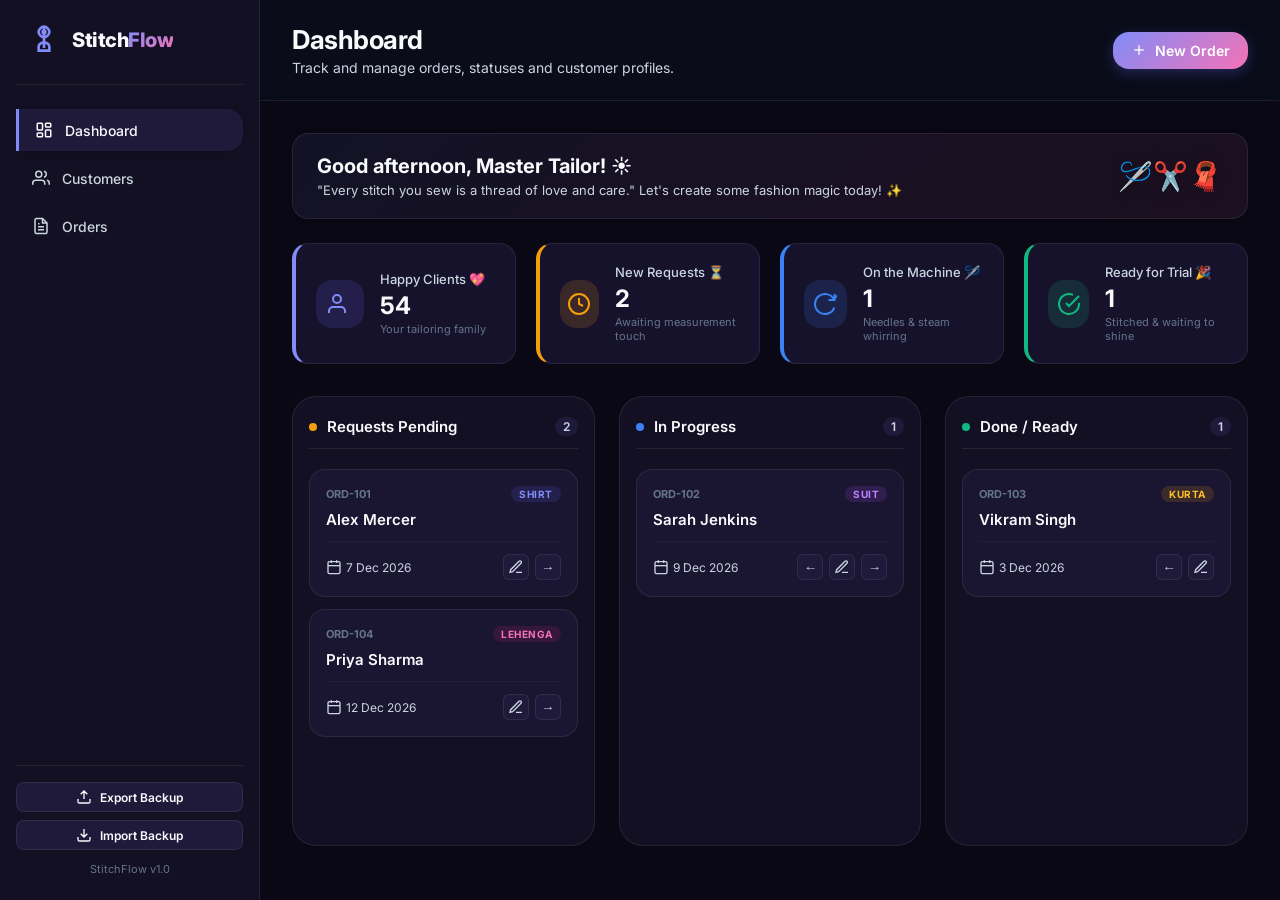
<file: index.html>
<!DOCTYPE html>
<html lang="en">
<head>
  <meta charset="UTF-8">
  <meta name="viewport" content="width=device-width, initial-scale=1.0">
  <title>StitchFlow - Premium Tailor Management System</title>
  <!-- Google Fonts: Inter -->
  <link rel="preconnect" href="https://fonts.googleapis.com">
  <link rel="preconnect" href="https://fonts.gstatic.com" crossorigin>
  <link href="https://fonts.googleapis.com/css2?family=Inter:wght@300;400;500;600;700;800&display=swap" rel="stylesheet">
  <link rel="stylesheet" href="styles.css">
</head>
<body>
  <!-- App Container -->
  <div class="app-container">
    
    <!-- Sidebar Navigation -->
    <aside class="sidebar">
      <div class="sidebar-brand">
        <!-- Needle and Thread SVG Logo -->
        <svg class="logo-icon" viewBox="0 0 24 24" fill="none" stroke="currentColor" stroke-width="2">
          <path d="M12 2L12 18M12 2C10 2 8 4 8 6C8 8 10 10 12 10C14 10 16 8 16 6C16 4 14 2 12 2Z" />
          <path d="M12 14c2 0 4 1 4 3v3H8v-3c0-2 2-3 4-3Z" />
          <circle cx="12" cy="6" r="1" fill="currentColor" />
        </svg>
        <span class="logo-text">Stitch<span class="highlight">Flow</span></span>
      </div>
      
      <nav class="sidebar-menu">
        <button class="nav-item active" data-view="dashboard">
          <svg class="nav-icon" viewBox="0 0 24 24" fill="none" stroke="currentColor" stroke-width="2">
            <rect x="3" y="3" width="7" height="9" rx="1" />
            <rect x="14" y="3" width="7" height="5" rx="1" />
            <rect x="14" y="12" width="7" height="9" rx="1" />
            <rect x="3" y="16" width="7" height="5" rx="1" />
          </svg>
          Dashboard
        </button>
        <button class="nav-item" data-view="customers">
          <svg class="nav-icon" viewBox="0 0 24 24" fill="none" stroke="currentColor" stroke-width="2">
            <path d="M17 21v-2a4 4 0 0 0-4-4H5a4 4 0 0 0-4 4v2" />
            <circle cx="9" cy="7" r="4" />
            <path d="M23 21v-2a4 4 0 0 0-3-3.87" />
            <path d="M16 3.13a4 4 0 0 1 0 7.75" />
          </svg>
          Customers
        </button>
        <button class="nav-item" data-view="orders">
          <svg class="nav-icon" viewBox="0 0 24 24" fill="none" stroke="currentColor" stroke-width="2">
            <path d="M14 2H6a2 2 0 0 0-2 2v16a2 2 0 0 0 2 2h12a2 2 0 0 0 2-2V8z" />
            <polyline points="14 2 14 8 20 8" />
            <line x1="16" y1="13" x2="8" y2="13" />
            <line x1="16" y1="17" x2="8" y2="17" />
            <polyline points="10 9 9 9 8 9" />
          </svg>
          Orders
        </button>
      </nav>
      
      <div class="sidebar-footer">
        <div class="backup-controls">
          <button class="btn btn-secondary btn-sm" id="export-db-btn">
            <svg class="icon-sm" viewBox="0 0 24 24" fill="none" stroke="currentColor" stroke-width="2">
              <path d="M21 15v4a2 2 0 0 1-2 2H5a2 2 0 0 1-2-2v-4M17 8l-5-5-5 5M12 3v12"/>
            </svg>
            Export Backup
          </button>
          <button class="btn btn-secondary btn-sm" id="import-db-trigger">
            <svg class="icon-sm" viewBox="0 0 24 24" fill="none" stroke="currentColor" stroke-width="2">
              <path d="M21 15v4a2 2 0 0 1-2 2H5a2 2 0 0 1-2-2v-4M7 10l5 5 5-5M12 15V3"/>
            </svg>
            Import Backup
          </button>
          <input type="file" id="import-db-input" accept=".json" style="display: none;">
        </div>
        <div class="footer-credit">StitchFlow v1.0</div>
      </div>
    </aside>
    
    <!-- Main Content Wrapper -->
    <main class="main-content">
      <!-- Topbar Header -->
      <header class="topbar">
        <div class="page-title-area">
          <h1 id="page-title">Dashboard</h1>
          <p id="page-subtitle">Track orders, manage customer details and tailor actions.</p>
        </div>
        <div class="topbar-actions">
          <button class="btn btn-primary" id="quick-order-btn">
            <svg viewBox="0 0 24 24" fill="none" stroke="currentColor" stroke-width="2" class="icon-sm">
              <line x1="12" y1="5" x2="12" y2="19" />
              <line x1="5" y1="12" x2="19" y2="12" />
            </svg>
            New Order
          </button>
        </div>
      </header>
      
      <!-- Content Area (Rendered via JS) -->
      <section class="content-body" id="content-body">
        <!-- Rendered views will insert here -->
      </section>
    </main>
    
  </div>

  <!-- Toast Notification System -->
  <div id="toast-container" class="toast-container"></div>

  <!-- ================= MODALS ================= -->

  <!-- Customer Modal (Add/Edit) -->
  <div class="modal-overlay" id="customer-modal">
    <div class="modal-card">
      <div class="modal-header">
        <h2 id="customer-modal-title">Add New Customer</h2>
        <button class="modal-close" data-close="customer-modal">&times;</button>
      </div>
      <form id="customer-form">
        <input type="hidden" id="customer-id">
        <div class="modal-body">
          <div class="form-group">
            <label for="c-name">Full Name <span class="required">*</span></label>
            <input type="text" id="c-name" required placeholder="e.g. John Doe">
          </div>
          <div class="form-row">
            <div class="form-group">
              <label for="c-phone">Phone Number <span class="required">*</span></label>
              <input type="tel" id="c-phone" required placeholder="e.g. +1 (555) 019-2834">
            </div>
            <div class="form-group">
              <label for="c-email">Email Address</label>
              <input type="email" id="c-email" placeholder="e.g. john@example.com">
            </div>
          </div>
          <div class="form-group">
            <label for="c-address">Home Address</label>
            <textarea id="c-address" rows="2" placeholder="e.g. 123 Tailor Lane, Fashion City"></textarea>
          </div>
          <div class="form-group">
            <label for="c-notes">Internal Notes (Preferences, fittings etc.)</label>
            <textarea id="c-notes" rows="2" placeholder="e.g. Prefers slim fits, lightweight fabrics."></textarea>
          </div>
        </div>
        <div class="modal-footer">
          <button type="button" class="btn btn-secondary" data-close="customer-modal">Cancel</button>
          <button type="submit" class="btn btn-primary">Save Customer</button>
        </div>
      </form>
    </div>
  </div>

  <!-- Measurement Modal (View/Edit) -->
  <div class="modal-overlay" id="measurement-modal">
    <div class="modal-card modal-lg">
      <div class="modal-header">
        <div>
          <h2 id="measurement-modal-title">Customer Measurements</h2>
          <p class="modal-subtitle" id="measurement-modal-subtitle">Update measurements for John Doe</p>
        </div>
        <button class="modal-close" data-close="measurement-modal">&times;</button>
      </div>
      <div class="modal-body">
        <!-- Tab selector for apparel type -->
        <div class="tabs-container" style="overflow-x: auto; white-space: nowrap; gap: 4px; padding-bottom: 8px;">
          <button class="tab-btn active" data-apparel="shirt">Shirt</button>
          <button class="tab-btn" data-apparel="pants">Pants</button>
          <button class="tab-btn" data-apparel="suit">Suit/Jacket</button>
          <button class="tab-btn" data-apparel="kurta">Kurta</button>
          <button class="tab-btn" data-apparel="sherwani">Sherwani</button>
          <button class="tab-btn" data-apparel="salwar">Salwar Kameez</button>
          <button class="tab-btn" data-apparel="lehenga">Lehenga Choli</button>
          <button class="tab-btn" data-apparel="custom">Custom/Other</button>
        </div>

        <form id="measurement-form">
          <input type="hidden" id="m-customer-id">
          <input type="hidden" id="m-apparel-type" value="shirt">
          
          <!-- Apparel measurement forms (dynamically shown/hidden based on active tab) -->
          
          <!-- Shirt Form Fields -->
          <div class="apparel-fields-section" id="fields-shirt">
            <div class="fields-grid">
              <div class="form-group">
                <label for="m-s-collar">Collar (inch)</label>
                <input type="number" step="0.1" id="m-s-collar" placeholder="e.g. 15.5">
              </div>
              <div class="form-group">
                <label for="m-s-chest">Chest (inch)</label>
                <input type="number" step="0.1" id="m-s-chest" placeholder="e.g. 40">
              </div>
              <div class="form-group">
                <label for="m-s-waist">Waist (inch)</label>
                <input type="number" step="0.1" id="m-s-waist" placeholder="e.g. 36">
              </div>
              <div class="form-group">
                <label for="m-s-hip">Hip (inch)</label>
                <input type="number" step="0.1" id="m-s-hip" placeholder="e.g. 41">
              </div>
              <div class="form-group">
                <label for="m-s-sleeve">Sleeve Length (inch)</label>
                <input type="number" step="0.1" id="m-s-sleeve" placeholder="e.g. 25">
              </div>
              <div class="form-group">
                <label for="m-s-length">Shirt Length (inch)</label>
                <input type="number" step="0.1" id="m-s-length" placeholder="e.g. 30">
              </div>
              <div class="form-group">
                <label for="m-s-shoulder">Shoulder Width (inch)</label>
                <input type="number" step="0.1" id="m-s-shoulder" placeholder="e.g. 18">
              </div>
            </div>
          </div>

          <!-- Pants Form Fields -->
          <div class="apparel-fields-section hidden" id="fields-pants">
            <div class="fields-grid">
              <div class="form-group">
                <label for="m-p-waist">Waist (inch)</label>
                <input type="number" step="0.1" id="m-p-waist" placeholder="e.g. 34">
              </div>
              <div class="form-group">
                <label for="m-p-hip">Hip (inch)</label>
                <input type="number" step="0.1" id="m-p-hip" placeholder="e.g. 40">
              </div>
              <div class="form-group">
                <label for="m-p-inseam">Inseam (inch)</label>
                <input type="number" step="0.1" id="m-p-inseam" placeholder="e.g. 32">
              </div>
              <div class="form-group">
                <label for="m-p-outseam">Outseam / Length (inch)</label>
                <input type="number" step="0.1" id="m-p-outseam" placeholder="e.g. 42">
              </div>
              <div class="form-group">
                <label for="m-p-thigh">Thigh (inch)</label>
                <input type="number" step="0.1" id="m-p-thigh" placeholder="e.g. 23">
              </div>
              <div class="form-group">
                <label for="m-p-bottom">Bottom / Cuff (inch)</label>
                <input type="number" step="0.1" id="m-p-bottom" placeholder="e.g. 15">
              </div>
            </div>
          </div>

          <!-- Suit Form Fields -->
          <div class="apparel-fields-section hidden" id="fields-suit">
            <div class="fields-grid">
              <div class="form-group">
                <label for="m-u-chest">Chest (inch)</label>
                <input type="number" step="0.1" id="m-u-chest" placeholder="e.g. 42">
              </div>
              <div class="form-group">
                <label for="m-u-waist">Waist (inch)</label>
                <input type="number" step="0.1" id="m-u-waist" placeholder="e.g. 38">
              </div>
              <div class="form-group">
                <label for="m-u-shoulder">Shoulder (inch)</label>
                <input type="number" step="0.1" id="m-u-shoulder" placeholder="e.g. 18.5">
              </div>
              <div class="form-group">
                <label for="m-u-sleeve">Sleeve (inch)</label>
                <input type="number" step="0.1" id="m-u-sleeve" placeholder="e.g. 25.5">
              </div>
              <div class="form-group">
                <label for="m-u-length">Jacket Length (inch)</label>
                <input type="number" step="0.1" id="m-u-length" placeholder="e.g. 29">
              </div>
              <div class="form-group">
                <label for="m-u-neck">Neck (inch)</label>
                <input type="number" step="0.1" id="m-u-neck" placeholder="e.g. 16">
              </div>
            </div>
          </div>

          <!-- Kurta Form Fields -->
          <div class="apparel-fields-section hidden" id="fields-kurta">
            <div class="fields-grid">
              <div class="form-group">
                <label for="m-k-neck">Neck/Collar (inch)</label>
                <input type="number" step="0.1" id="m-k-neck" placeholder="e.g. 16">
              </div>
              <div class="form-group">
                <label for="m-k-chest">Chest (inch)</label>
                <input type="number" step="0.1" id="m-k-chest" placeholder="e.g. 42">
              </div>
              <div class="form-group">
                <label for="m-k-waist">Waist (inch)</label>
                <input type="number" step="0.1" id="m-k-waist" placeholder="e.g. 38">
              </div>
              <div class="form-group">
                <label for="m-k-hip">Hip (inch)</label>
                <input type="number" step="0.1" id="m-k-hip" placeholder="e.g. 44">
              </div>
              <div class="form-group">
                <label for="m-k-shoulder">Shoulder (inch)</label>
                <input type="number" step="0.1" id="m-k-shoulder" placeholder="e.g. 19">
              </div>
              <div class="form-group">
                <label for="m-k-sleeve">Sleeve Length (inch)</label>
                <input type="number" step="0.1" id="m-k-sleeve" placeholder="e.g. 25">
              </div>
              <div class="form-group">
                <label for="m-k-length">Kurta Length (inch)</label>
                <input type="number" step="0.1" id="m-k-length" placeholder="e.g. 40">
              </div>
            </div>
          </div>

          <!-- Sherwani Form Fields -->
          <div class="apparel-fields-section hidden" id="fields-sherwani">
            <div class="fields-grid">
              <div class="form-group">
                <label for="m-w-neck">Neck (inch)</label>
                <input type="number" step="0.1" id="m-w-neck" placeholder="e.g. 16.5">
              </div>
              <div class="form-group">
                <label for="m-w-chest">Chest (inch)</label>
                <input type="number" step="0.1" id="m-w-chest" placeholder="e.g. 44">
              </div>
              <div class="form-group">
                <label for="m-w-waist">Waist (inch)</label>
                <input type="number" step="0.1" id="m-w-waist" placeholder="e.g. 40">
              </div>
              <div class="form-group">
                <label for="m-w-hip">Hip (inch)</label>
                <input type="number" step="0.1" id="m-w-hip" placeholder="e.g. 46">
              </div>
              <div class="form-group">
                <label for="m-w-shoulder">Shoulder (inch)</label>
                <input type="number" step="0.1" id="m-w-shoulder" placeholder="e.g. 19.5">
              </div>
              <div class="form-group">
                <label for="m-w-sleeve">Sleeve Length (inch)</label>
                <input type="number" step="0.1" id="m-w-sleeve" placeholder="e.g. 25.5">
              </div>
              <div class="form-group">
                <label for="m-w-length">Sherwani Length (inch)</label>
                <input type="number" step="0.1" id="m-w-length" placeholder="e.g. 44">
              </div>
            </div>
          </div>

          <!-- Salwar Kameez Form Fields -->
          <div class="apparel-fields-section hidden" id="fields-salwar">
            <div class="fields-grid">
              <div class="form-group">
                <label for="m-a-kchest">Kameez Chest (inch)</label>
                <input type="number" step="0.1" id="m-a-kchest" placeholder="e.g. 36">
              </div>
              <div class="form-group">
                <label for="m-a-kwaist">Kameez Waist (inch)</label>
                <input type="number" step="0.1" id="m-a-kwaist" placeholder="e.g. 32">
              </div>
              <div class="form-group">
                <label for="m-a-khip">Kameez Hip (inch)</label>
                <input type="number" step="0.1" id="m-a-khip" placeholder="e.g. 38">
              </div>
              <div class="form-group">
                <label for="m-a-ksleeve">Kameez Sleeve (inch)</label>
                <input type="number" step="0.1" id="m-a-ksleeve" placeholder="e.g. 18">
              </div>
              <div class="form-group">
                <label for="m-a-klength">Kameez Length (inch)</label>
                <input type="number" step="0.1" id="m-a-klength" placeholder="e.g. 38">
              </div>
              <div class="form-group">
                <label for="m-a-swaist">Salwar Waist (inch)</label>
                <input type="number" step="0.1" id="m-a-swaist" placeholder="e.g. 34">
              </div>
              <div class="form-group">
                <label for="m-a-slength">Salwar Length (inch)</label>
                <input type="number" step="0.1" id="m-a-slength" placeholder="e.g. 39">
              </div>
              <div class="form-group">
                <label for="m-a-sbottom">Salwar Bottom (inch)</label>
                <input type="number" step="0.1" id="m-a-sbottom" placeholder="e.g. 12">
              </div>
            </div>
          </div>

          <!-- Lehenga Choli Form Fields -->
          <div class="apparel-fields-section hidden" id="fields-lehenga">
            <div class="fields-grid">
              <div class="form-group">
                <label for="m-l-bchest">Choli Chest (inch)</label>
                <input type="number" step="0.1" id="m-l-bchest" placeholder="e.g. 34">
              </div>
              <div class="form-group">
                <label for="m-l-bwaist">Choli Waist (inch)</label>
                <input type="number" step="0.1" id="m-l-bwaist" placeholder="e.g. 28">
              </div>
              <div class="form-group">
                <label for="m-l-bshoulder">Choli Shoulder (inch)</label>
                <input type="number" step="0.1" id="m-l-bshoulder" placeholder="e.g. 14">
              </div>
              <div class="form-group">
                <label for="m-l-bsleeve">Choli Sleeve (inch)</label>
                <input type="number" step="0.1" id="m-l-bsleeve" placeholder="e.g. 12">
              </div>
              <div class="form-group">
                <label for="m-l-blength">Choli Length (inch)</label>
                <input type="number" step="0.1" id="m-l-blength" placeholder="e.g. 14.5">
              </div>
              <div class="form-group">
                <label for="m-l-lwaist">Lehenga Waist (inch)</label>
                <input type="number" step="0.1" id="m-l-lwaist" placeholder="e.g. 30">
              </div>
              <div class="form-group">
                <label for="m-l-lhip">Lehenga Hip (inch)</label>
                <input type="number" step="0.1" id="m-l-lhip" placeholder="e.g. 38">
              </div>
              <div class="form-group">
                <label for="m-l-llength">Lehenga Length (inch)</label>
                <input type="number" step="0.1" id="m-l-llength" placeholder="e.g. 40">
              </div>
            </div>
          </div>

          <!-- Custom/Other Form Fields -->
          <div class="apparel-fields-section hidden" id="fields-custom">
            <div class="form-group">
              <label for="m-c-notes">Custom Measurement Specifications</label>
              <textarea id="m-c-notes" rows="6" placeholder="Enter detailed sizing specifications here... (e.g. Neck: 16'', Chest: 44'', Custom length, extra room in shoulders)"></textarea>
            </div>
          </div>

          <div class="modal-footer border-top">
            <button type="button" class="btn btn-secondary" data-close="measurement-modal">Cancel</button>
            <button type="submit" class="btn btn-primary">Save Measurements</button>
          </div>
        </form>
      </div>
    </div>
  </div>

  <!-- Order Modal (Create/Edit) -->
  <div class="modal-overlay" id="order-modal">
    <div class="modal-card modal-lg">
      <div class="modal-header">
        <h2 id="order-modal-title">Create New Tailoring Order</h2>
        <button class="modal-close" data-close="order-modal">&times;</button>
      </div>
      <form id="order-form">
        <input type="hidden" id="order-id">
        <div class="modal-body">
          
          <!-- Step 1: Select Customer & Apparel -->
          <div class="form-row">
            <div class="form-group flex-2">
              <label for="o-customer-id">Select Customer <span class="required">*</span></label>
              <select id="o-customer-id" required>
                <option value="" disabled selected>Choose a customer...</option>
                <!-- Filled via JS -->
              </select>
            </div>
            <div class="form-group flex-1">
              <label for="o-apparel">Apparel Type <span class="required">*</span></label>
              <select id="o-apparel" required>
                <option value="shirt">Shirt</option>
                <option value="pants">Pants</option>
                <option value="suit">Suit/Jacket</option>
                <option value="kurta">Kurta</option>
                <option value="sherwani">Sherwani</option>
                <option value="salwar">Salwar Kameez</option>
                <option value="lehenga">Lehenga Choli</option>
                <option value="custom">Custom/Other</option>
              </select>
            </div>
          </div>

          <!-- Dynamic Measurement Summary (Read/Edit snapshot for this order) -->
          <div class="order-measurements-wrapper">
            <div class="section-subtitle-bar">
              <h3>Order Measurements Spec</h3>
              <span class="info-tag">Defaults loaded from Customer profile</span>
            </div>
            <div id="order-measurements-fields" class="order-fields-grid">
              <!-- Dynamically populated based on apparel selection -->
              <p class="placeholder-text">Please select a customer and apparel type to view and configure measurements.</p>
            </div>
          </div>

          <div class="form-row mt-4">
            <div class="form-group">
              <label for="o-price">Order Price (₹)</label>
              <input type="number" step="0.01" id="o-price" placeholder="e.g. 1200.00">
            </div>
            <div class="form-group">
              <label for="o-due-date">Due Date <span class="required">*</span></label>
              <input type="date" id="o-due-date" required>
            </div>
            <div class="form-group">
              <label for="o-status">Workflow Status <span class="required">*</span></label>
              <select id="o-status" required>
                <option value="pending">Request Pending</option>
                <option value="in_progress">In Progress</option>
                <option value="done">Done</option>
              </select>
            </div>
          </div>

          <div class="form-group">
            <label for="o-notes">Specific Order Instructions / Style details</label>
            <textarea id="o-notes" rows="2" placeholder="e.g. Cutaway collar, french cuffs, white buttons."></textarea>
          </div>

        </div>
        <div class="modal-footer">
          <button type="button" class="btn btn-secondary" data-close="order-modal">Cancel</button>
          <button type="submit" class="btn btn-primary">Save Order</button>
        </div>
      </form>
    </div>
  </div>

  <!-- Customer Detail Drawer / Modal -->
  <div class="modal-overlay" id="customer-detail-modal">
    <div class="modal-card modal-lg">
      <div class="modal-header">
        <div>
          <h2 id="detail-customer-name">Customer Details</h2>
          <p class="modal-subtitle" id="detail-customer-contact">Phone & Email</p>
        </div>
        <button class="modal-close" data-close="customer-detail-modal">&times;</button>
      </div>
      <div class="modal-body">
        <div class="details-split-layout">
          <!-- Left side: Contact Info + Saved Measurements Summary -->
          <div class="details-column-left">
            <div class="detail-card-panel">
              <h3>Address</h3>
              <p id="detail-customer-address" class="text-secondary">Not provided</p>
              <h3>Customer Notes</h3>
              <p id="detail-customer-notes" class="text-secondary">No notes</p>
            </div>
            <div class="detail-card-panel mt-3">
              <div class="section-title-action">
                <h3>Active Sizing Profiles</h3>
                <button class="btn btn-secondary btn-sm" id="detail-edit-measurements-btn">
                  Edit Profile
                </button>
              </div>
              <div class="profile-chips" id="detail-active-profiles">
                <!-- Loaded via JS -->
              </div>
              <div class="sizing-snapshot-display" id="detail-sizing-display">
                <!-- Loaded via JS -->
              </div>
            </div>
          </div>
          
          <!-- Right side: Order History -->
          <div class="details-column-right">
            <h3>Order History</h3>
            <div class="detail-order-list" id="detail-customer-orders">
              <!-- Loaded via JS -->
            </div>
          </div>
        </div>
      </div>
      <div class="modal-footer border-top">
        <button class="btn btn-secondary" data-close="customer-detail-modal">Close</button>
      </div>
    </div>
  </div>

  <script src="app.js" type="module"></script>
</body>
</html>
</file>
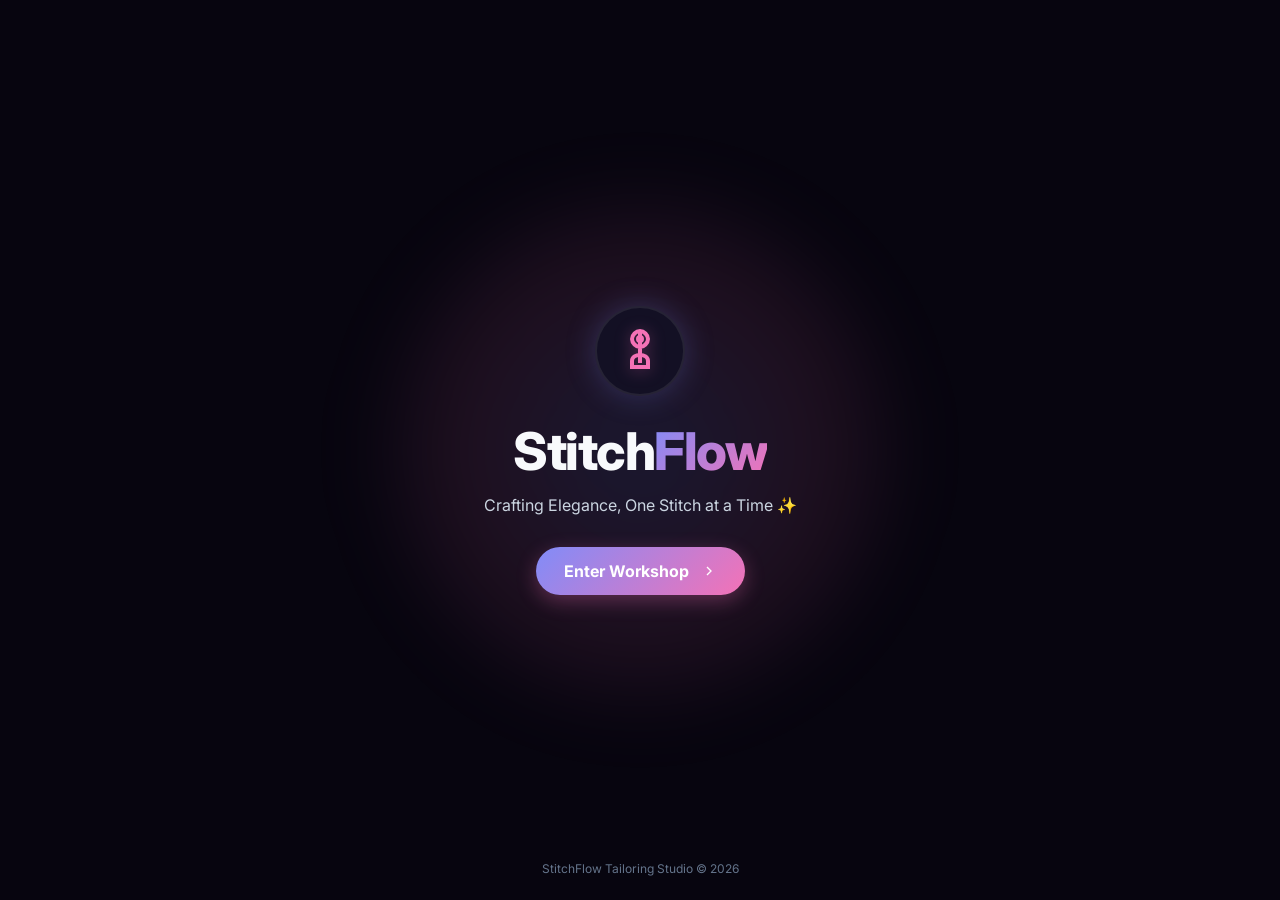
<file: sticthflow og/index.html>
<!DOCTYPE html>
<html lang="en">
<head>
  <meta charset="UTF-8">
  <meta name="viewport" content="width=device-width, initial-scale=1.0">
  <title>StitchFlow - Premium Tailor Management System</title>
  <!-- Google Fonts: Inter -->
  <link rel="preconnect" href="https://fonts.googleapis.com">
  <link rel="preconnect" href="https://fonts.gstatic.com" crossorigin>
  <link href="https://fonts.googleapis.com/css2?family=Inter:wght@300;400;500;600;700;800&display=swap" rel="stylesheet">
  <link rel="stylesheet" href="styles.css">
</head>
<body>
  <!-- Splash Screen / Opening Slide -->
  <div id="splash-screen" class="splash-screen">
    <div class="splash-bg-glow"></div>
    <div class="splash-content">
      <div class="splash-logo">
        <svg viewBox="0 0 24 24" fill="none" stroke="currentColor" stroke-width="2" class="splash-logo-icon">
          <path d="M12 2L12 18M12 2C10 2 8 4 8 6C8 8 10 10 12 10C14 10 16 8 16 6C16 4 14 2 12 2Z" />
          <path d="M12 14c2 0 4 1 4 3v3H8v-3c0-2 2-3 4-3Z" />
          <circle cx="12" cy="6" r="1" fill="currentColor" />
        </svg>
      </div>
      <h1 class="splash-title">Stitch<span class="highlight">Flow</span></h1>
      <p class="splash-tagline">Crafting Elegance, One Stitch at a Time ✨</p>
      <button class="btn btn-primary splash-btn" id="enter-app-btn">
        Enter Workshop
        <svg viewBox="0 0 24 24" fill="none" stroke="currentColor" stroke-width="2" class="icon-sm" style="margin-left: 4px;">
          <polyline points="9 18 15 12 9 6"></polyline>
        </svg>
      </button>
    </div>
    <div class="splash-footer">StitchFlow Tailoring Studio &copy; 2026</div>
  </div>

  <!-- App Container -->
  <div class="app-container">
    
    <!-- Sidebar Navigation -->
    <aside class="sidebar">
      <div class="sidebar-brand">
        <!-- Needle and Thread SVG Logo -->
        <svg class="logo-icon" viewBox="0 0 24 24" fill="none" stroke="currentColor" stroke-width="2">
          <path d="M12 2L12 18M12 2C10 2 8 4 8 6C8 8 10 10 12 10C14 10 16 8 16 6C16 4 14 2 12 2Z" />
          <path d="M12 14c2 0 4 1 4 3v3H8v-3c0-2 2-3 4-3Z" />
          <circle cx="12" cy="6" r="1" fill="currentColor" />
        </svg>
        <span class="logo-text">Stitch<span class="highlight">Flow</span></span>
      </div>
      
      <nav class="sidebar-menu">
        <button class="nav-item active" data-view="dashboard">
          <svg class="nav-icon" viewBox="0 0 24 24" fill="none" stroke="currentColor" stroke-width="2">
            <rect x="3" y="3" width="7" height="9" rx="1" />
            <rect x="14" y="3" width="7" height="5" rx="1" />
            <rect x="14" y="12" width="7" height="9" rx="1" />
            <rect x="3" y="16" width="7" height="5" rx="1" />
          </svg>
          Dashboard
        </button>
        <button class="nav-item" data-view="customers">
          <svg class="nav-icon" viewBox="0 0 24 24" fill="none" stroke="currentColor" stroke-width="2">
            <path d="M17 21v-2a4 4 0 0 0-4-4H5a4 4 0 0 0-4 4v2" />
            <circle cx="9" cy="7" r="4" />
            <path d="M23 21v-2a4 4 0 0 0-3-3.87" />
            <path d="M16 3.13a4 4 0 0 1 0 7.75" />
          </svg>
          Customers
        </button>
        <button class="nav-item" data-view="orders">
          <svg class="nav-icon" viewBox="0 0 24 24" fill="none" stroke="currentColor" stroke-width="2">
            <path d="M14 2H6a2 2 0 0 0-2 2v16a2 2 0 0 0 2 2h12a2 2 0 0 0 2-2V8z" />
            <polyline points="14 2 14 8 20 8" />
            <line x1="16" y1="13" x2="8" y2="13" />
            <line x1="16" y1="17" x2="8" y2="17" />
            <polyline points="10 9 9 9 8 9" />
          </svg>
          Orders
        </button>
      </nav>
      
      <div class="sidebar-footer">
        <div class="backup-controls">
          <button class="btn btn-secondary btn-sm" id="export-db-btn">
            <svg class="icon-sm" viewBox="0 0 24 24" fill="none" stroke="currentColor" stroke-width="2">
              <path d="M21 15v4a2 2 0 0 1-2 2H5a2 2 0 0 1-2-2v-4M17 8l-5-5-5 5M12 3v12"/>
            </svg>
            Export Backup
          </button>
          <button class="btn btn-secondary btn-sm" id="import-db-trigger">
            <svg class="icon-sm" viewBox="0 0 24 24" fill="none" stroke="currentColor" stroke-width="2">
              <path d="M21 15v4a2 2 0 0 1-2 2H5a2 2 0 0 1-2-2v-4M7 10l5 5 5-5M12 15V3"/>
            </svg>
            Import Backup
          </button>
          <input type="file" id="import-db-input" accept=".json" style="display: none;">
        </div>
        <div class="footer-credit">StitchFlow v1.0</div>
      </div>
    </aside>
    
    <!-- Main Content Wrapper -->
    <main class="main-content">
      <!-- Topbar Header -->
      <header class="topbar">
        <div class="page-title-area">
          <h1 id="page-title">Dashboard</h1>
          <p id="page-subtitle">Track orders, manage customer details and tailor actions.</p>
        </div>
        <div class="topbar-actions">
          <button class="btn btn-primary" id="quick-order-btn">
            <svg viewBox="0 0 24 24" fill="none" stroke="currentColor" stroke-width="2" class="icon-sm">
              <line x1="12" y1="5" x2="12" y2="19" />
              <line x1="5" y1="12" x2="19" y2="12" />
            </svg>
            New Order
          </button>
        </div>
      </header>
      
      <!-- Content Area (Rendered via JS) -->
      <section class="content-body" id="content-body">
        <!-- Rendered views will insert here -->
      </section>
    </main>
    
  </div>

  <!-- Toast Notification System -->
  <div id="toast-container" class="toast-container"></div>

  <!-- ================= MODALS ================= -->

  <!-- Customer Modal (Add/Edit) -->
  <div class="modal-overlay" id="customer-modal">
    <div class="modal-card">
      <div class="modal-header">
        <h2 id="customer-modal-title">Add New Customer</h2>
        <button class="modal-close" data-close="customer-modal">&times;</button>
      </div>
      <form id="customer-form">
        <input type="hidden" id="customer-id">
        <div class="modal-body">
          <div class="form-group">
            <label for="c-name">Full Name <span class="required">*</span></label>
            <input type="text" id="c-name" required placeholder="e.g. John Doe">
          </div>
          <div class="form-row">
            <div class="form-group">
              <label for="c-phone">Phone Number <span class="required">*</span></label>
              <input type="tel" id="c-phone" required placeholder="e.g. +1 (555) 019-2834">
            </div>
            <div class="form-group">
              <label for="c-email">Email Address</label>
              <input type="email" id="c-email" placeholder="e.g. john@example.com">
            </div>
          </div>
          <div class="form-group">
            <label for="c-address">Home Address</label>
            <textarea id="c-address" rows="2" placeholder="e.g. 123 Tailor Lane, Fashion City"></textarea>
          </div>
          <div class="form-group">
            <label for="c-notes">Internal Notes (Preferences, fittings etc.)</label>
            <textarea id="c-notes" rows="2" placeholder="e.g. Prefers slim fits, lightweight fabrics."></textarea>
          </div>
        </div>
        <div class="modal-footer">
          <button type="button" class="btn btn-secondary" data-close="customer-modal">Cancel</button>
          <button type="submit" class="btn btn-primary">Save Customer</button>
        </div>
      </form>
    </div>
  </div>

  <!-- Measurement Modal (View/Edit) -->
  <div class="modal-overlay" id="measurement-modal">
    <div class="modal-card modal-lg">
      <div class="modal-header">
        <div>
          <h2 id="measurement-modal-title">Customer Measurements</h2>
          <p class="modal-subtitle" id="measurement-modal-subtitle">Update measurements for John Doe</p>
        </div>
        <button class="modal-close" data-close="measurement-modal">&times;</button>
      </div>
      <div class="modal-body">
        <!-- Tab selector for apparel type -->
        <div class="tabs-container" style="overflow-x: auto; white-space: nowrap; gap: 4px; padding-bottom: 8px;">
          <button class="tab-btn active" data-apparel="shirt">Shirt</button>
          <button class="tab-btn" data-apparel="pants">Pants</button>
          <button class="tab-btn" data-apparel="suit">Suit/Jacket</button>
          <button class="tab-btn" data-apparel="kurta">Kurta</button>
          <button class="tab-btn" data-apparel="sherwani">Sherwani</button>
          <button class="tab-btn" data-apparel="salwar">Salwar Kameez</button>
          <button class="tab-btn" data-apparel="lehenga">Lehenga Choli</button>
          <button class="tab-btn" data-apparel="custom">Custom/Other</button>
        </div>

        <form id="measurement-form">
          <input type="hidden" id="m-customer-id">
          <input type="hidden" id="m-apparel-type" value="shirt">
          
          <!-- Apparel measurement forms (dynamically shown/hidden based on active tab) -->
          
          <!-- Shirt Form Fields -->
          <div class="apparel-fields-section" id="fields-shirt">
            <div class="fields-grid">
              <div class="form-group">
                <label for="m-s-collar">Collar (inch)</label>
                <input type="number" step="0.1" id="m-s-collar" placeholder="e.g. 15.5">
              </div>
              <div class="form-group">
                <label for="m-s-chest">Chest (inch)</label>
                <input type="number" step="0.1" id="m-s-chest" placeholder="e.g. 40">
              </div>
              <div class="form-group">
                <label for="m-s-waist">Waist (inch)</label>
                <input type="number" step="0.1" id="m-s-waist" placeholder="e.g. 36">
              </div>
              <div class="form-group">
                <label for="m-s-hip">Hip (inch)</label>
                <input type="number" step="0.1" id="m-s-hip" placeholder="e.g. 41">
              </div>
              <div class="form-group">
                <label for="m-s-sleeve">Sleeve Length (inch)</label>
                <input type="number" step="0.1" id="m-s-sleeve" placeholder="e.g. 25">
              </div>
              <div class="form-group">
                <label for="m-s-length">Shirt Length (inch)</label>
                <input type="number" step="0.1" id="m-s-length" placeholder="e.g. 30">
              </div>
              <div class="form-group">
                <label for="m-s-shoulder">Shoulder Width (inch)</label>
                <input type="number" step="0.1" id="m-s-shoulder" placeholder="e.g. 18">
              </div>
            </div>
          </div>

          <!-- Pants Form Fields -->
          <div class="apparel-fields-section hidden" id="fields-pants">
            <div class="fields-grid">
              <div class="form-group">
                <label for="m-p-waist">Waist (inch)</label>
                <input type="number" step="0.1" id="m-p-waist" placeholder="e.g. 34">
              </div>
              <div class="form-group">
                <label for="m-p-hip">Hip (inch)</label>
                <input type="number" step="0.1" id="m-p-hip" placeholder="e.g. 40">
              </div>
              <div class="form-group">
                <label for="m-p-inseam">Inseam (inch)</label>
                <input type="number" step="0.1" id="m-p-inseam" placeholder="e.g. 32">
              </div>
              <div class="form-group">
                <label for="m-p-outseam">Outseam / Length (inch)</label>
                <input type="number" step="0.1" id="m-p-outseam" placeholder="e.g. 42">
              </div>
              <div class="form-group">
                <label for="m-p-thigh">Thigh (inch)</label>
                <input type="number" step="0.1" id="m-p-thigh" placeholder="e.g. 23">
              </div>
              <div class="form-group">
                <label for="m-p-bottom">Bottom / Cuff (inch)</label>
                <input type="number" step="0.1" id="m-p-bottom" placeholder="e.g. 15">
              </div>
            </div>
          </div>

          <!-- Suit Form Fields -->
          <div class="apparel-fields-section hidden" id="fields-suit">
            <div class="fields-grid">
              <div class="form-group">
                <label for="m-u-chest">Chest (inch)</label>
                <input type="number" step="0.1" id="m-u-chest" placeholder="e.g. 42">
              </div>
              <div class="form-group">
                <label for="m-u-waist">Waist (inch)</label>
                <input type="number" step="0.1" id="m-u-waist" placeholder="e.g. 38">
              </div>
              <div class="form-group">
                <label for="m-u-shoulder">Shoulder (inch)</label>
                <input type="number" step="0.1" id="m-u-shoulder" placeholder="e.g. 18.5">
              </div>
              <div class="form-group">
                <label for="m-u-sleeve">Sleeve (inch)</label>
                <input type="number" step="0.1" id="m-u-sleeve" placeholder="e.g. 25.5">
              </div>
              <div class="form-group">
                <label for="m-u-length">Jacket Length (inch)</label>
                <input type="number" step="0.1" id="m-u-length" placeholder="e.g. 29">
              </div>
              <div class="form-group">
                <label for="m-u-neck">Neck (inch)</label>
                <input type="number" step="0.1" id="m-u-neck" placeholder="e.g. 16">
              </div>
            </div>
          </div>

          <!-- Kurta Form Fields -->
          <div class="apparel-fields-section hidden" id="fields-kurta">
            <div class="fields-grid">
              <div class="form-group">
                <label for="m-k-neck">Neck/Collar (inch)</label>
                <input type="number" step="0.1" id="m-k-neck" placeholder="e.g. 16">
              </div>
              <div class="form-group">
                <label for="m-k-chest">Chest (inch)</label>
                <input type="number" step="0.1" id="m-k-chest" placeholder="e.g. 42">
              </div>
              <div class="form-group">
                <label for="m-k-waist">Waist (inch)</label>
                <input type="number" step="0.1" id="m-k-waist" placeholder="e.g. 38">
              </div>
              <div class="form-group">
                <label for="m-k-hip">Hip (inch)</label>
                <input type="number" step="0.1" id="m-k-hip" placeholder="e.g. 44">
              </div>
              <div class="form-group">
                <label for="m-k-shoulder">Shoulder (inch)</label>
                <input type="number" step="0.1" id="m-k-shoulder" placeholder="e.g. 19">
              </div>
              <div class="form-group">
                <label for="m-k-sleeve">Sleeve Length (inch)</label>
                <input type="number" step="0.1" id="m-k-sleeve" placeholder="e.g. 25">
              </div>
              <div class="form-group">
                <label for="m-k-length">Kurta Length (inch)</label>
                <input type="number" step="0.1" id="m-k-length" placeholder="e.g. 40">
              </div>
            </div>
          </div>

          <!-- Sherwani Form Fields -->
          <div class="apparel-fields-section hidden" id="fields-sherwani">
            <div class="fields-grid">
              <div class="form-group">
                <label for="m-w-neck">Neck (inch)</label>
                <input type="number" step="0.1" id="m-w-neck" placeholder="e.g. 16.5">
              </div>
              <div class="form-group">
                <label for="m-w-chest">Chest (inch)</label>
                <input type="number" step="0.1" id="m-w-chest" placeholder="e.g. 44">
              </div>
              <div class="form-group">
                <label for="m-w-waist">Waist (inch)</label>
                <input type="number" step="0.1" id="m-w-waist" placeholder="e.g. 40">
              </div>
              <div class="form-group">
                <label for="m-w-hip">Hip (inch)</label>
                <input type="number" step="0.1" id="m-w-hip" placeholder="e.g. 46">
              </div>
              <div class="form-group">
                <label for="m-w-shoulder">Shoulder (inch)</label>
                <input type="number" step="0.1" id="m-w-shoulder" placeholder="e.g. 19.5">
              </div>
              <div class="form-group">
                <label for="m-w-sleeve">Sleeve Length (inch)</label>
                <input type="number" step="0.1" id="m-w-sleeve" placeholder="e.g. 25.5">
              </div>
              <div class="form-group">
                <label for="m-w-length">Sherwani Length (inch)</label>
                <input type="number" step="0.1" id="m-w-length" placeholder="e.g. 44">
              </div>
            </div>
          </div>

          <!-- Salwar Kameez Form Fields -->
          <div class="apparel-fields-section hidden" id="fields-salwar">
            <div class="fields-grid">
              <div class="form-group">
                <label for="m-a-kchest">Kameez Chest (inch)</label>
                <input type="number" step="0.1" id="m-a-kchest" placeholder="e.g. 36">
              </div>
              <div class="form-group">
                <label for="m-a-kwaist">Kameez Waist (inch)</label>
                <input type="number" step="0.1" id="m-a-kwaist" placeholder="e.g. 32">
              </div>
              <div class="form-group">
                <label for="m-a-khip">Kameez Hip (inch)</label>
                <input type="number" step="0.1" id="m-a-khip" placeholder="e.g. 38">
              </div>
              <div class="form-group">
                <label for="m-a-ksleeve">Kameez Sleeve (inch)</label>
                <input type="number" step="0.1" id="m-a-ksleeve" placeholder="e.g. 18">
              </div>
              <div class="form-group">
                <label for="m-a-klength">Kameez Length (inch)</label>
                <input type="number" step="0.1" id="m-a-klength" placeholder="e.g. 38">
              </div>
              <div class="form-group">
                <label for="m-a-swaist">Salwar Waist (inch)</label>
                <input type="number" step="0.1" id="m-a-swaist" placeholder="e.g. 34">
              </div>
              <div class="form-group">
                <label for="m-a-slength">Salwar Length (inch)</label>
                <input type="number" step="0.1" id="m-a-slength" placeholder="e.g. 39">
              </div>
              <div class="form-group">
                <label for="m-a-sbottom">Salwar Bottom (inch)</label>
                <input type="number" step="0.1" id="m-a-sbottom" placeholder="e.g. 12">
              </div>
            </div>
          </div>

          <!-- Lehenga Choli Form Fields -->
          <div class="apparel-fields-section hidden" id="fields-lehenga">
            <div class="fields-grid">
              <div class="form-group">
                <label for="m-l-bchest">Choli Chest (inch)</label>
                <input type="number" step="0.1" id="m-l-bchest" placeholder="e.g. 34">
              </div>
              <div class="form-group">
                <label for="m-l-bwaist">Choli Waist (inch)</label>
                <input type="number" step="0.1" id="m-l-bwaist" placeholder="e.g. 28">
              </div>
              <div class="form-group">
                <label for="m-l-bshoulder">Choli Shoulder (inch)</label>
                <input type="number" step="0.1" id="m-l-bshoulder" placeholder="e.g. 14">
              </div>
              <div class="form-group">
                <label for="m-l-bsleeve">Choli Sleeve (inch)</label>
                <input type="number" step="0.1" id="m-l-bsleeve" placeholder="e.g. 12">
              </div>
              <div class="form-group">
                <label for="m-l-blength">Choli Length (inch)</label>
                <input type="number" step="0.1" id="m-l-blength" placeholder="e.g. 14.5">
              </div>
              <div class="form-group">
                <label for="m-l-lwaist">Lehenga Waist (inch)</label>
                <input type="number" step="0.1" id="m-l-lwaist" placeholder="e.g. 30">
              </div>
              <div class="form-group">
                <label for="m-l-lhip">Lehenga Hip (inch)</label>
                <input type="number" step="0.1" id="m-l-lhip" placeholder="e.g. 38">
              </div>
              <div class="form-group">
                <label for="m-l-llength">Lehenga Length (inch)</label>
                <input type="number" step="0.1" id="m-l-llength" placeholder="e.g. 40">
              </div>
            </div>
          </div>

          <!-- Custom/Other Form Fields -->
          <div class="apparel-fields-section hidden" id="fields-custom">
            <div class="form-group">
              <label for="m-c-notes">Custom Measurement Specifications</label>
              <textarea id="m-c-notes" rows="6" placeholder="Enter detailed sizing specifications here... (e.g. Neck: 16'', Chest: 44'', Custom length, extra room in shoulders)"></textarea>
            </div>
          </div>

          <div class="modal-footer border-top">
            <button type="button" class="btn btn-secondary" data-close="measurement-modal">Cancel</button>
            <button type="submit" class="btn btn-primary">Save Measurements</button>
          </div>
        </form>
      </div>
    </div>
  </div>

  <!-- Order Modal (Create/Edit) -->
  <div class="modal-overlay" id="order-modal">
    <div class="modal-card modal-lg">
      <div class="modal-header">
        <h2 id="order-modal-title">Create New Tailoring Order</h2>
        <button class="modal-close" data-close="order-modal">&times;</button>
      </div>
      <form id="order-form">
        <input type="hidden" id="order-id">
        <div class="modal-body">
          
          <!-- Step 1: Select Customer & Apparel -->
          <div class="form-row">
            <div class="form-group flex-2">
              <label for="o-customer-id">Select Customer <span class="required">*</span></label>
              <select id="o-customer-id" required>
                <option value="" disabled selected>Choose a customer...</option>
                <!-- Filled via JS -->
              </select>
            </div>
            <div class="form-group flex-1">
              <label for="o-apparel">Apparel Type <span class="required">*</span></label>
              <select id="o-apparel" required>
                <option value="shirt">Shirt</option>
                <option value="pants">Pants</option>
                <option value="suit">Suit/Jacket</option>
                <option value="kurta">Kurta</option>
                <option value="sherwani">Sherwani</option>
                <option value="salwar">Salwar Kameez</option>
                <option value="lehenga">Lehenga Choli</option>
                <option value="custom">Custom/Other</option>
              </select>
            </div>
          </div>

          <!-- Dynamic Measurement Summary (Read/Edit snapshot for this order) -->
          <div class="order-measurements-wrapper">
            <div class="section-subtitle-bar">
              <h3>Order Measurements Spec</h3>
              <span class="info-tag">Defaults loaded from Customer profile</span>
            </div>
            <div id="order-measurements-fields" class="order-fields-grid">
              <!-- Dynamically populated based on apparel selection -->
              <p class="placeholder-text">Please select a customer and apparel type to view and configure measurements.</p>
            </div>
          </div>

          <div class="form-row mt-4">
            <div class="form-group">
              <label for="o-price">Order Price (₹)</label>
              <input type="number" step="0.01" id="o-price" placeholder="e.g. 1200.00">
            </div>
            <div class="form-group">
              <label for="o-due-date">Due Date <span class="required">*</span></label>
              <input type="date" id="o-due-date" required>
            </div>
            <div class="form-group">
              <label for="o-status">Workflow Status <span class="required">*</span></label>
              <select id="o-status" required>
                <option value="pending">Request Pending</option>
                <option value="in_progress">In Progress</option>
                <option value="done">Done</option>
              </select>
            </div>
          </div>

          <div class="form-group">
            <label for="o-notes">Specific Order Instructions / Style details</label>
            <textarea id="o-notes" rows="2" placeholder="e.g. Cutaway collar, french cuffs, white buttons."></textarea>
          </div>

        </div>
        <div class="modal-footer">
          <button type="button" class="btn btn-secondary" data-close="order-modal">Cancel</button>
          <button type="submit" class="btn btn-primary">Save Order</button>
        </div>
      </form>
    </div>
  </div>

  <!-- Customer Detail Drawer / Modal -->
  <div class="modal-overlay" id="customer-detail-modal">
    <div class="modal-card modal-lg">
      <div class="modal-header">
        <div>
          <h2 id="detail-customer-name">Customer Details</h2>
          <p class="modal-subtitle" id="detail-customer-contact">Phone & Email</p>
        </div>
        <button class="modal-close" data-close="customer-detail-modal">&times;</button>
      </div>
      <div class="modal-body">
        <div class="details-split-layout">
          <!-- Left side: Contact Info + Saved Measurements Summary -->
          <div class="details-column-left">
            <div class="detail-card-panel">
              <h3>Address</h3>
              <p id="detail-customer-address" class="text-secondary">Not provided</p>
              <h3>Customer Notes</h3>
              <p id="detail-customer-notes" class="text-secondary">No notes</p>
            </div>
            <div class="detail-card-panel mt-3">
              <div class="section-title-action">
                <h3>Active Sizing Profiles</h3>
                <button class="btn btn-secondary btn-sm" id="detail-edit-measurements-btn">
                  Edit Profile
                </button>
              </div>
              <div class="profile-chips" id="detail-active-profiles">
                <!-- Loaded via JS -->
              </div>
              <div class="sizing-snapshot-display" id="detail-sizing-display">
                <!-- Loaded via JS -->
              </div>
            </div>
          </div>
          
          <!-- Right side: Order History -->
          <div class="details-column-right">
            <h3>Order History</h3>
            <div class="detail-order-list" id="detail-customer-orders">
              <!-- Loaded via JS -->
            </div>
          </div>
        </div>
      </div>
      <div class="modal-footer border-top">
        <button class="btn btn-secondary" data-close="customer-detail-modal">Close</button>
      </div>
    </div>
  </div>

  <!-- Notification Modal (Send SMS / WhatsApp) -->
  <div class="modal-overlay" id="notification-modal">
    <div class="modal-card">
      <div class="modal-header">
        <h2>Send Completion Notification</h2>
        <button class="modal-close" data-close="notification-modal">&times;</button>
      </div>
      <div class="modal-body" style="text-align: center; padding: 32px 24px;">
        <span style="font-size: 48px; display: block; margin-bottom: 16px;">✉️</span>
        <h3 id="notif-customer-name" style="font-weight: 700; margin-bottom: 8px;">Notify Client</h3>
        <p id="notif-customer-phone" style="font-size: 14px; color: var(--text-secondary); margin-bottom: 20px;">Phone: +91 XXXXX XXXXX</p>
        
        <div style="background-color: var(--bg-tertiary); border: 1px solid var(--border-color); border-radius: var(--radius-md); padding: 16px; text-align: left; font-size: 13.5px; line-height: 1.5; color: var(--text-primary); margin-bottom: 24px; white-space: pre-wrap; font-style: italic;" id="notif-message-preview">
          <!-- Text preview filled by JS -->
        </div>

        <div style="display: flex; flex-direction: column; gap: 12px;">
          <button class="btn btn-primary" id="notif-send-whatsapp-btn" style="width: 100%; padding: 12px; background: linear-gradient(135deg, #25D366 0%, #128C7E 100%); border: none; box-shadow: 0 4px 14px rgba(37, 211, 102, 0.3);">
            <svg viewBox="0 0 24 24" fill="none" stroke="currentColor" stroke-width="2" class="icon-sm" style="margin-right: 6px; width: 16px; height: 16px; display: inline-block; vertical-align: middle;">
              <path d="M21 11.5a8.38 8.38 0 0 1-.9 3.8 8.5 8.5 0 0 1-7.6 4.7 8.38 8.38 0 0 1-3.8-.9L3 21l1.9-5.7a8.38 8.38 0 0 1-.9-3.8 8.5 8.5 0 0 1 4.7-7.6 8.38 8.38 0 0 1 3.8-.9h.5a8.48 8.48 0 0 1 8 8v.5z"></path>
            </svg>
            Send WhatsApp Notification
          </button>
          <button class="btn btn-secondary" id="notif-simulate-sms-btn" style="width: 100%; padding: 12px;">
            Simulate Carrier SMS Dispatch
          </button>
        </div>
      </div>
      <div class="modal-footer">
        <button class="btn btn-secondary" data-close="notification-modal">Skip / Dismiss</button>
      </div>
    </div>
  </div>

  <script src="app.js"></script>
</body>
</html>
</file>
<file: styles.css>
/* ==========================================================================
   StitchFlow - Core CSS Stylesheet
   ========================================================================== */

/* Design Tokens & Theme Variables */
:root {
  --bg-primary: #0a0814;
  --bg-secondary: #131024;
  --bg-tertiary: #1f1a3a;
  --bg-card: rgba(31, 26, 58, 0.65);
  --border-color: rgba(255, 255, 255, 0.08);
  --border-focus: #f472b6;
  
  --accent-indigo: #818cf8;
  --accent-purple: #f472b6;
  --accent-gradient: linear-gradient(135deg, #818cf8 0%, #f472b6 100%);
  
  --text-primary: #f8fafc;
  --text-secondary: #cbd5e1;
  --text-muted: #64748b;
  
  --status-pending-bg: rgba(245, 158, 11, 0.15);
  --status-pending-text: #f59e0b;
  --status-pending-border: rgba(245, 158, 11, 0.3);
  
  --status-progress-bg: rgba(59, 130, 246, 0.15);
  --status-progress-text: #3b82f6;
  --status-progress-border: rgba(59, 130, 246, 0.3);
  
  --status-done-bg: rgba(16, 185, 129, 0.15);
  --status-done-text: #10b981;
  --status-done-border: rgba(16, 185, 129, 0.3);
  
  --shadow-sm: 0 2px 10px rgba(0, 0, 0, 0.2);
  --shadow-md: 0 10px 30px rgba(0, 0, 0, 0.35);
  --shadow-lg: 0 20px 50px rgba(0, 0, 0, 0.5);
  
  --font-family: 'Inter', -apple-system, BlinkMacSystemFont, "Segoe UI", Roboto, sans-serif;
  --radius-sm: 8px;
  --radius-md: 16px;
  --radius-lg: 24px;
  
  --transition: all 0.3s cubic-bezier(0.4, 0, 0.2, 1);
}

/* Global Reset & Base Styles */
* {
  margin: 0;
  padding: 0;
  box-sizing: border-box;
}

body {
  font-family: var(--font-family);
  background-color: var(--bg-primary);
  color: var(--text-primary);
  overflow: hidden;
  height: 100vh;
  width: 100vw;
  -webkit-font-smoothing: antialiased;
  -moz-osx-font-smoothing: grayscale;
}

/* Scrollbar Customization */
::-webkit-scrollbar {
  width: 6px;
  height: 6px;
}
::-webkit-scrollbar-track {
  background: var(--bg-primary);
}
::-webkit-scrollbar-thumb {
  background: var(--bg-tertiary);
  border-radius: var(--radius-sm);
}
::-webkit-scrollbar-thumb:hover {
  background: var(--text-muted);
}

/* Layout Framework */
.app-container {
  display: flex;
  height: 100vh;
  width: 100vw;
}

/* Sidebar Styling */
.sidebar {
  width: 260px;
  background-color: var(--bg-secondary);
  border-right: 1px solid var(--border-color);
  display: flex;
  flex-direction: column;
  padding: 24px 16px;
  flex-shrink: 0;
}

.sidebar-brand {
  display: flex;
  align-items: center;
  gap: 12px;
  padding: 0 12px 28px 12px;
  border-bottom: 1px solid var(--border-color);
  margin-bottom: 24px;
}

.logo-icon {
  width: 32px;
  height: 32px;
  color: var(--accent-indigo);
}

.logo-text {
  font-size: 20px;
  font-weight: 800;
  letter-spacing: -0.5px;
}

.logo-text .highlight {
  background: var(--accent-gradient);
  -webkit-background-clip: text;
  -webkit-text-fill-color: transparent;
}

.sidebar-menu {
  display: flex;
  flex-direction: column;
  gap: 6px;
  flex-grow: 1;
}

.nav-item {
  display: flex;
  align-items: center;
  gap: 12px;
  padding: 12px 16px;
  background: transparent;
  border: none;
  border-radius: var(--radius-md);
  color: var(--text-secondary);
  font-family: var(--font-family);
  font-size: 14px;
  font-weight: 500;
  cursor: pointer;
  text-align: left;
  transition: var(--transition);
}

.nav-item:hover {
  color: var(--text-primary);
  background-color: rgba(255, 255, 255, 0.04);
}

.nav-item.active {
  color: var(--text-primary);
  background-color: var(--bg-tertiary);
  box-shadow: var(--shadow-sm);
  border-left: 3px solid var(--accent-indigo);
  border-top-left-radius: 0;
  border-bottom-left-radius: 0;
}

.nav-icon {
  width: 18px;
  height: 18px;
}

.sidebar-footer {
  padding-top: 16px;
  border-top: 1px solid var(--border-color);
}

.backup-controls {
  display: flex;
  flex-direction: column;
  gap: 8px;
  margin-bottom: 12px;
}

.footer-credit {
  font-size: 11px;
  color: var(--text-muted);
  text-align: center;
}

/* Main Content Area */
.main-content {
  flex-grow: 1;
  display: flex;
  flex-direction: column;
  overflow: hidden;
}

/* Topbar Header */
.topbar {
  display: flex;
  justify-content: space-between;
  align-items: center;
  padding: 24px 32px;
  border-bottom: 1px solid var(--border-color);
  background-color: rgba(10, 15, 29, 0.6);
  backdrop-filter: blur(10px);
  z-index: 10;
}

.page-title-area h1 {
  font-size: 26px;
  font-weight: 700;
  letter-spacing: -0.5px;
}

.page-title-area p {
  font-size: 14px;
  color: var(--text-secondary);
  margin-top: 4px;
}

.topbar-actions {
  display: flex;
  gap: 12px;
}

/* Content Body */
.content-body {
  flex-grow: 1;
  padding: 32px;
  overflow-y: auto;
  background-color: var(--bg-primary);
}

/* BUTTONS */
.btn {
  display: inline-flex;
  align-items: center;
  justify-content: center;
  gap: 8px;
  padding: 10px 18px;
  font-family: var(--font-family);
  font-size: 14px;
  font-weight: 600;
  border-radius: var(--radius-md);
  border: none;
  cursor: pointer;
  transition: var(--transition);
}

.btn-primary {
  background: var(--accent-gradient);
  color: #fff;
  box-shadow: 0 4px 14px rgba(99, 102, 241, 0.3);
}

.btn-primary:hover {
  opacity: 0.9;
  transform: translateY(-1px);
}

.btn-secondary {
  background-color: var(--bg-tertiary);
  color: var(--text-primary);
  border: 1px solid var(--border-color);
}

.btn-secondary:hover {
  background-color: rgba(255, 255, 255, 0.08);
}

.btn-danger {
  background-color: rgba(239, 68, 68, 0.15);
  color: #ef4444;
  border: 1px solid rgba(239, 68, 68, 0.3);
}

.btn-danger:hover {
  background-color: rgba(239, 68, 68, 0.25);
}

.btn-sm {
  padding: 6px 12px;
  font-size: 12px;
  border-radius: var(--radius-sm);
}

.icon-sm {
  width: 16px;
  height: 16px;
}

/* METRICS PANEL */
.metrics-row {
  display: grid;
  grid-template-columns: repeat(auto-fit, minmax(220px, 1fr));
  gap: 20px;
  margin-bottom: 32px;
}

.metric-card {
  background: var(--bg-card);
  border: 1px solid var(--border-color);
  border-radius: var(--radius-md);
  padding: 20px;
  display: flex;
  align-items: center;
  gap: 16px;
  backdrop-filter: blur(10px);
}

.metric-icon-wrapper {
  width: 48px;
  height: 48px;
  border-radius: var(--radius-md);
  display: flex;
  align-items: center;
  justify-content: center;
}

.metric-icon-wrapper.indigo {
  background-color: rgba(99, 102, 241, 0.15);
  color: var(--accent-indigo);
}

.metric-icon-wrapper.yellow {
  background-color: var(--status-pending-bg);
  color: var(--status-pending-text);
}

.metric-icon-wrapper.blue {
  background-color: var(--status-progress-bg);
  color: var(--status-progress-text);
}

.metric-icon-wrapper.green {
  background-color: var(--status-done-bg);
  color: var(--status-done-text);
}

.metric-info h3 {
  font-size: 13px;
  font-weight: 500;
  color: var(--text-secondary);
}

.metric-info p {
  font-size: 24px;
  font-weight: 700;
  margin-top: 4px;
}

/* KANBAN BOARD SYSTEM */
.kanban-board {
  display: grid;
  grid-template-columns: repeat(3, 1fr);
  gap: 24px;
  align-items: start;
}

.kanban-column {
  background-color: var(--bg-secondary);
  border: 1px solid var(--border-color);
  border-radius: var(--radius-lg);
  padding: 20px 16px;
  min-height: 450px;
  display: flex;
  flex-direction: column;
}

.kanban-header {
  display: flex;
  justify-content: space-between;
  align-items: center;
  margin-bottom: 20px;
  padding-bottom: 12px;
  border-bottom: 1px solid var(--border-color);
}

.kanban-title {
  display: flex;
  align-items: center;
  gap: 10px;
  font-size: 15px;
  font-weight: 600;
}

.status-indicator {
  width: 8px;
  height: 8px;
  border-radius: 50%;
}

.kanban-title.pending .status-indicator { background-color: var(--status-pending-text); }
.kanban-title.progress .status-indicator { background-color: var(--status-progress-text); }
.kanban-title.done .status-indicator { background-color: var(--status-done-text); }

.kanban-count {
  font-size: 12px;
  font-weight: 600;
  background-color: var(--bg-tertiary);
  color: var(--text-secondary);
  padding: 2px 8px;
  border-radius: 20px;
}

.kanban-cards-container {
  display: flex;
  flex-direction: column;
  gap: 12px;
  flex-grow: 1;
}

/* Kanban Cards */
.kanban-card {
  background: var(--bg-card);
  border: 1px solid var(--border-color);
  border-radius: var(--radius-md);
  padding: 16px;
  cursor: pointer;
  transition: var(--transition);
  position: relative;
}

.kanban-card:hover {
  transform: translateY(-4px) scale(1.02);
  border-color: var(--accent-purple);
  box-shadow: 0 12px 28px rgba(244, 114, 182, 0.2);
}

.card-header {
  display: flex;
  justify-content: space-between;
  align-items: center;
  margin-bottom: 8px;
}

.order-number {
  font-size: 11px;
  font-weight: 700;
  color: var(--text-muted);
  text-transform: uppercase;
}

.apparel-badge {
  font-size: 10px;
  font-weight: 700;
  padding: 2px 8px;
  border-radius: 20px;
  text-transform: uppercase;
  letter-spacing: 0.5px;
}

.apparel-badge.shirt { background-color: rgba(99, 102, 241, 0.15); color: #818cf8; }
.apparel-badge.pants { background-color: rgba(236, 72, 153, 0.15); color: #f472b6; }
.apparel-badge.suit { background-color: rgba(168, 85, 247, 0.15); color: #c084fc; }
.apparel-badge.kurta { background-color: rgba(245, 158, 11, 0.15); color: #fbbf24; }
.apparel-badge.sherwani { background-color: rgba(185, 28, 28, 0.15); color: #f87171; }
.apparel-badge.salwar { background-color: rgba(13, 148, 136, 0.15); color: #2dd4bf; }
.apparel-badge.lehenga { background-color: rgba(219, 39, 119, 0.15); color: #f472b6; }
.apparel-badge.custom { background-color: rgba(100, 116, 139, 0.15); color: #94a3b8; }

.customer-name {
  font-size: 15px;
  font-weight: 600;
  margin-bottom: 12px;
}

.card-details {
  display: flex;
  justify-content: space-between;
  align-items: center;
  font-size: 12px;
  color: var(--text-secondary);
  border-top: 1px solid rgba(255, 255, 255, 0.04);
  padding-top: 12px;
}

.due-date {
  display: flex;
  align-items: center;
  gap: 4px;
}

.due-date.urgent {
  color: #ef4444;
  font-weight: 600;
}

.card-actions {
  display: flex;
  gap: 6px;
}

.action-btn-mini {
  background: var(--bg-tertiary);
  border: 1px solid var(--border-color);
  color: var(--text-secondary);
  width: 26px;
  height: 26px;
  border-radius: 6px;
  display: flex;
  align-items: center;
  justify-content: center;
  cursor: pointer;
  transition: var(--transition);
}

.action-btn-mini:hover {
  color: var(--text-primary);
  background-color: var(--accent-indigo);
  border-color: var(--accent-indigo);
}

/* CUSTOMER LIST / DIRECTORY VIEW */
.control-bar {
  display: flex;
  justify-content: space-between;
  align-items: center;
  margin-bottom: 24px;
  gap: 16px;
  flex-wrap: wrap;
}

.search-box-wrapper {
  position: relative;
  flex-grow: 1;
  max-width: 400px;
}

.search-input {
  width: 100%;
  background-color: var(--bg-secondary);
  border: 1px solid var(--border-color);
  color: var(--text-primary);
  padding: 12px 16px 12px 42px;
  border-radius: var(--radius-md);
  font-family: var(--font-family);
  font-size: 14px;
  transition: var(--transition);
}

.search-input:focus {
  outline: none;
  border-color: var(--border-focus);
  box-shadow: 0 0 0 2px rgba(99, 102, 241, 0.2);
}

.search-icon {
  position: absolute;
  left: 14px;
  top: 50%;
  transform: translateY(-50%);
  width: 18px;
  height: 18px;
  color: var(--text-muted);
}

/* Table Style */
.table-responsive {
  width: 100%;
  overflow-x: auto;
  background-color: var(--bg-secondary);
  border: 1px solid var(--border-color);
  border-radius: var(--radius-lg);
  box-shadow: var(--shadow-sm);
}

.data-table {
  width: 100%;
  border-collapse: collapse;
  text-align: left;
}

.data-table th, .data-table td {
  padding: 16px 24px;
  border-bottom: 1px solid var(--border-color);
}

.data-table th {
  background-color: rgba(255, 255, 255, 0.01);
  color: var(--text-secondary);
  font-size: 12px;
  font-weight: 700;
  text-transform: uppercase;
  letter-spacing: 0.5px;
}

.data-table tbody tr {
  transition: var(--transition);
}

.data-table tbody tr:hover {
  background-color: rgba(255, 255, 255, 0.02);
}

.data-table tbody tr:last-child td {
  border-bottom: none;
}

.customer-meta-info {
  display: flex;
  flex-direction: column;
}

.customer-meta-name {
  font-weight: 600;
  color: var(--text-primary);
}

.customer-meta-id {
  font-size: 11px;
  color: var(--text-muted);
  margin-top: 2px;
}

.actions-cell {
  display: flex;
  gap: 8px;
}

/* MODAL / DIALOGS SYSTEM */
.modal-overlay {
  position: fixed;
  top: 0;
  left: 0;
  width: 100vw;
  height: 100vh;
  background-color: rgba(5, 7, 13, 0.8);
  backdrop-filter: blur(8px);
  z-index: 100;
  display: flex;
  align-items: center;
  justify-content: center;
  opacity: 0;
  pointer-events: none;
  transition: opacity 0.3s cubic-bezier(0.4, 0, 0.2, 1);
}

.modal-overlay.open {
  opacity: 1;
  pointer-events: auto;
}

.modal-card {
  background-color: var(--bg-secondary);
  border: 1px solid var(--border-color);
  width: 100%;
  max-width: 520px;
  border-radius: var(--radius-lg);
  box-shadow: var(--shadow-lg);
  overflow: hidden;
  transform: translateY(20px) scale(0.95);
  transition: transform 0.3s cubic-bezier(0.4, 0, 0.2, 1);
}

.modal-overlay.open .modal-card {
  transform: translateY(0) scale(1);
}

.modal-card.modal-lg {
  max-width: 800px;
}

.modal-header {
  padding: 24px 32px;
  border-bottom: 1px solid var(--border-color);
  display: flex;
  justify-content: space-between;
  align-items: center;
}

.modal-header h2 {
  font-size: 20px;
  font-weight: 700;
}

.modal-subtitle {
  font-size: 13px;
  color: var(--text-secondary);
  margin-top: 4px;
}

.modal-close {
  background: transparent;
  border: none;
  color: var(--text-muted);
  font-size: 28px;
  cursor: pointer;
  line-height: 1;
  transition: var(--transition);
}

.modal-close:hover {
  color: var(--text-primary);
}

.modal-body {
  padding: 24px 32px;
  max-height: 70vh;
  overflow-y: auto;
}

.modal-footer {
  padding: 20px 32px;
  border-top: 1px solid var(--border-color);
  display: flex;
  justify-content: flex-end;
  gap: 12px;
}

.modal-footer.border-top {
  border-top: 1px solid var(--border-color);
}

/* FORMS AND FIELDS */
.form-group {
  margin-bottom: 20px;
  flex: 1;
}

.form-group.flex-2 { flex: 2; }
.form-group.flex-1 { flex: 1; }

.form-row {
  display: flex;
  gap: 16px;
}

label {
  display: block;
  font-size: 13px;
  font-weight: 600;
  color: var(--text-secondary);
  margin-bottom: 8px;
}

.required {
  color: #ef4444;
}

input[type="text"],
input[type="tel"],
input[type="email"],
input[type="number"],
input[type="date"],
select,
textarea {
  width: 100%;
  background-color: var(--bg-tertiary);
  border: 1px solid var(--border-color);
  color: var(--text-primary);
  border-radius: var(--radius-md);
  padding: 10px 14px;
  font-family: var(--font-family);
  font-size: 14px;
  transition: var(--transition);
}

input:focus,
select:focus,
textarea:focus {
  outline: none;
  border-color: var(--border-focus);
  box-shadow: 0 0 0 2px rgba(99, 102, 241, 0.2);
}

/* TABS SYSTEM */
.tabs-container {
  display: flex;
  background-color: var(--bg-tertiary);
  padding: 4px;
  border-radius: var(--radius-md);
  margin-bottom: 24px;
}

.tab-btn {
  flex: 1;
  padding: 8px;
  background: transparent;
  border: none;
  color: var(--text-secondary);
  font-family: var(--font-family);
  font-size: 13px;
  font-weight: 600;
  border-radius: var(--radius-sm);
  cursor: pointer;
  transition: var(--transition);
}

.tab-btn:hover {
  color: var(--text-primary);
}

.tab-btn.active {
  background-color: var(--bg-secondary);
  color: var(--text-primary);
  box-shadow: var(--shadow-sm);
}

/* APPAREL FIELDS GRID */
.fields-grid {
  display: grid;
  grid-template-columns: repeat(auto-fit, minmax(180px, 1fr));
  gap: 16px;
}

.order-fields-grid {
  display: grid;
  grid-template-columns: repeat(auto-fit, minmax(110px, 1fr));
  gap: 12px;
  padding: 16px;
  background-color: var(--bg-tertiary);
  border-radius: var(--radius-md);
  border: 1px solid var(--border-color);
}

.hidden {
  display: none !important;
}

.order-measurements-wrapper {
  margin-top: 24px;
}

.section-subtitle-bar {
  display: flex;
  justify-content: space-between;
  align-items: center;
  margin-bottom: 12px;
}

.section-subtitle-bar h3 {
  font-size: 14px;
  font-weight: 700;
}

.info-tag {
  font-size: 11px;
  color: var(--text-muted);
}

.placeholder-text {
  grid-column: 1 / -1;
  text-align: center;
  color: var(--text-muted);
  font-size: 13px;
  padding: 12px 0;
}

/* CUSTOMER DETAILS DRAWER LAYOUT */
.details-split-layout {
  display: flex;
  gap: 24px;
}

.details-column-left {
  flex: 1.2;
  display: flex;
  flex-direction: column;
}

.details-column-right {
  flex: 1.5;
  border-left: 1px solid var(--border-color);
  padding-left: 24px;
  display: flex;
  flex-direction: column;
}

.detail-card-panel {
  background-color: rgba(255, 255, 255, 0.02);
  border: 1px solid var(--border-color);
  border-radius: var(--radius-md);
  padding: 20px;
}

.detail-card-panel h3 {
  font-size: 13px;
  font-weight: 700;
  text-transform: uppercase;
  color: var(--text-muted);
  margin-bottom: 6px;
}

.detail-card-panel p {
  font-size: 14px;
  margin-bottom: 18px;
}

.detail-card-panel p:last-child {
  margin-bottom: 0;
}

.section-title-action {
  display: flex;
  justify-content: space-between;
  align-items: center;
  margin-bottom: 12px;
}

.profile-chips {
  display: flex;
  gap: 8px;
  flex-wrap: wrap;
  margin-bottom: 16px;
}

.profile-chip {
  padding: 4px 10px;
  font-size: 11px;
  font-weight: 700;
  border-radius: 20px;
  cursor: pointer;
  background-color: var(--bg-tertiary);
  border: 1px solid var(--border-color);
  color: var(--text-secondary);
  text-transform: uppercase;
  transition: var(--transition);
}

.profile-chip.active {
  background-color: var(--accent-indigo);
  border-color: var(--accent-indigo);
  color: white;
}

.sizing-snapshot-display {
  background-color: var(--bg-secondary);
  border-radius: var(--radius-sm);
  padding: 12px;
  border: 1px solid var(--border-color);
}

.sizing-item-row {
  display: flex;
  justify-content: space-between;
  padding: 6px 0;
  font-size: 13px;
  border-bottom: 1px solid rgba(255, 255, 255, 0.04);
}

.sizing-item-row:last-child {
  border-bottom: none;
}

.sizing-label {
  color: var(--text-secondary);
  text-transform: capitalize;
}

.sizing-value {
  font-weight: 600;
  color: var(--text-primary);
}

.detail-order-list {
  display: flex;
  flex-direction: column;
  gap: 12px;
  margin-top: 12px;
  max-height: 48vh;
  overflow-y: auto;
  padding-right: 4px;
}

.detail-order-item {
  background-color: rgba(255, 255, 255, 0.02);
  border: 1px solid var(--border-color);
  border-radius: var(--radius-md);
  padding: 14px;
  display: flex;
  justify-content: space-between;
  align-items: center;
  transition: var(--transition);
}

.detail-order-item:hover {
  background-color: rgba(255, 255, 255, 0.04);
  border-color: rgba(255, 255, 255, 0.12);
}

.order-badge-row {
  display: flex;
  align-items: center;
  gap: 8px;
}

.order-badge-row h4 {
  font-size: 14px;
  font-weight: 600;
}

.order-subtext {
  font-size: 11px;
  color: var(--text-muted);
  margin-top: 4px;
}

/* STATUS BADGES */
.status-badge {
  font-size: 10px;
  font-weight: 700;
  padding: 2px 8px;
  border-radius: 20px;
  text-transform: uppercase;
  letter-spacing: 0.5px;
}

.status-badge.pending {
  background-color: var(--status-pending-bg);
  color: var(--status-pending-text);
  border: 1px solid var(--status-pending-border);
}

.status-badge.in_progress {
  background-color: var(--status-progress-bg);
  color: var(--status-progress-text);
  border: 1px solid var(--status-progress-border);
}

.status-badge.done {
  background-color: var(--status-done-bg);
  color: var(--status-done-text);
  border: 1px solid var(--status-done-border);
}

/* Empty States */
.empty-state {
  display: flex;
  flex-direction: column;
  align-items: center;
  justify-content: center;
  padding: 60px 20px;
  text-align: center;
  color: var(--text-secondary);
}

.empty-state svg {
  width: 48px;
  height: 48px;
  color: var(--text-muted);
  margin-bottom: 16px;
}

.empty-state h3 {
  font-size: 16px;
  font-weight: 600;
  color: var(--text-primary);
  margin-bottom: 6px;
}

.empty-state p {
  font-size: 13px;
  max-width: 300px;
  margin-bottom: 20px;
}

/* Toast Notifications */
.toast-container {
  position: fixed;
  bottom: 24px;
  right: 24px;
  display: flex;
  flex-direction: column;
  gap: 10px;
  z-index: 999;
}

.toast {
  background-color: var(--bg-secondary);
  border: 1px solid var(--border-color);
  border-left: 4px solid var(--accent-indigo);
  padding: 12px 20px;
  border-radius: var(--radius-md);
  box-shadow: var(--shadow-lg);
  display: flex;
  align-items: center;
  gap: 12px;
  font-size: 13px;
  font-weight: 500;
  transform: translateX(120%);
  animation: slideIn 0.3s forwards;
  max-width: 320px;
}

.toast.success { border-left-color: var(--status-done-text); }
.toast.error { border-left-color: #ef4444; }
.toast.warning { border-left-color: var(--status-pending-text); }

@keyframes slideIn {
  to { transform: translateX(0); }
}

.toast.fade-out {
  animation: slideOut 0.3s forwards;
}

@keyframes slideOut {
  from { transform: translateX(0); opacity: 1; }
  to { transform: translateX(120%); opacity: 0; }
}

/* UTILITY CLASSES */
.mt-3 { margin-top: 12px; }
.mt-4 { margin-top: 24px; }
.border-top { border-top: 1px solid var(--border-color); }
.text-secondary { color: var(--text-secondary); }

/* Grid Layout helper */
.grid-2 {
  display: grid;
  grid-template-columns: repeat(auto-fit, minmax(320px, 1fr));
  gap: 24px;
}
</file>
<file: sticthflow og/styles.css>
/* ==========================================================================
   StitchFlow - Core CSS Stylesheet
   ========================================================================== */

/* Design Tokens & Theme Variables */
:root {
  --bg-primary: #0a0814;
  --bg-secondary: #131024;
  --bg-tertiary: #1f1a3a;
  --bg-card: rgba(31, 26, 58, 0.65);
  --border-color: rgba(255, 255, 255, 0.08);
  --border-focus: #f472b6;
  
  --accent-indigo: #818cf8;
  --accent-purple: #f472b6;
  --accent-gradient: linear-gradient(135deg, #818cf8 0%, #f472b6 100%);
  
  --text-primary: #f8fafc;
  --text-secondary: #cbd5e1;
  --text-muted: #64748b;
  
  --status-pending-bg: rgba(245, 158, 11, 0.15);
  --status-pending-text: #f59e0b;
  --status-pending-border: rgba(245, 158, 11, 0.3);
  
  --status-progress-bg: rgba(59, 130, 246, 0.15);
  --status-progress-text: #3b82f6;
  --status-progress-border: rgba(59, 130, 246, 0.3);
  
  --status-done-bg: rgba(16, 185, 129, 0.15);
  --status-done-text: #10b981;
  --status-done-border: rgba(16, 185, 129, 0.3);
  
  --shadow-sm: 0 2px 10px rgba(0, 0, 0, 0.2);
  --shadow-md: 0 10px 30px rgba(0, 0, 0, 0.35);
  --shadow-lg: 0 20px 50px rgba(0, 0, 0, 0.5);
  
  --font-family: 'Inter', -apple-system, BlinkMacSystemFont, "Segoe UI", Roboto, sans-serif;
  --radius-sm: 8px;
  --radius-md: 16px;
  --radius-lg: 24px;
  
  --transition: all 0.3s cubic-bezier(0.4, 0, 0.2, 1);
}

/* Global Reset & Base Styles */
* {
  margin: 0;
  padding: 0;
  box-sizing: border-box;
}

body {
  font-family: var(--font-family);
  background-color: var(--bg-primary);
  color: var(--text-primary);
  overflow: hidden;
  height: 100vh;
  width: 100vw;
  -webkit-font-smoothing: antialiased;
  -moz-osx-font-smoothing: grayscale;
}

/* Scrollbar Customization */
::-webkit-scrollbar {
  width: 6px;
  height: 6px;
}
::-webkit-scrollbar-track {
  background: var(--bg-primary);
}
::-webkit-scrollbar-thumb {
  background: var(--bg-tertiary);
  border-radius: var(--radius-sm);
}
::-webkit-scrollbar-thumb:hover {
  background: var(--text-muted);
}

/* Layout Framework */
.app-container {
  display: flex;
  height: 100vh;
  width: 100vw;
}

/* Sidebar Styling */
.sidebar {
  width: 260px;
  background-color: var(--bg-secondary);
  border-right: 1px solid var(--border-color);
  display: flex;
  flex-direction: column;
  padding: 24px 16px;
  flex-shrink: 0;
}

.sidebar-brand {
  display: flex;
  align-items: center;
  gap: 12px;
  padding: 0 12px 28px 12px;
  border-bottom: 1px solid var(--border-color);
  margin-bottom: 24px;
}

.logo-icon {
  width: 32px;
  height: 32px;
  color: var(--accent-indigo);
}

.logo-text {
  font-size: 20px;
  font-weight: 800;
  letter-spacing: -0.5px;
}

.logo-text .highlight {
  background: var(--accent-gradient);
  -webkit-background-clip: text;
  -webkit-text-fill-color: transparent;
}

.sidebar-menu {
  display: flex;
  flex-direction: column;
  gap: 6px;
  flex-grow: 1;
}

.nav-item {
  display: flex;
  align-items: center;
  gap: 12px;
  padding: 12px 16px;
  background: transparent;
  border: none;
  border-radius: var(--radius-md);
  color: var(--text-secondary);
  font-family: var(--font-family);
  font-size: 14px;
  font-weight: 500;
  cursor: pointer;
  text-align: left;
  transition: var(--transition);
}

.nav-item:hover {
  color: var(--text-primary);
  background-color: rgba(255, 255, 255, 0.04);
}

.nav-item.active {
  color: var(--text-primary);
  background-color: var(--bg-tertiary);
  box-shadow: var(--shadow-sm);
  border-left: 3px solid var(--accent-indigo);
  border-top-left-radius: 0;
  border-bottom-left-radius: 0;
}

.nav-icon {
  width: 18px;
  height: 18px;
}

.sidebar-footer {
  padding-top: 16px;
  border-top: 1px solid var(--border-color);
}

.backup-controls {
  display: flex;
  flex-direction: column;
  gap: 8px;
  margin-bottom: 12px;
}

.footer-credit {
  font-size: 11px;
  color: var(--text-muted);
  text-align: center;
}

/* Main Content Area */
.main-content {
  flex-grow: 1;
  display: flex;
  flex-direction: column;
  overflow: hidden;
}

/* Topbar Header */
.topbar {
  display: flex;
  justify-content: space-between;
  align-items: center;
  padding: 24px 32px;
  border-bottom: 1px solid var(--border-color);
  background-color: rgba(10, 15, 29, 0.6);
  backdrop-filter: blur(10px);
  z-index: 10;
}

.page-title-area h1 {
  font-size: 26px;
  font-weight: 700;
  letter-spacing: -0.5px;
}

.page-title-area p {
  font-size: 14px;
  color: var(--text-secondary);
  margin-top: 4px;
}

.topbar-actions {
  display: flex;
  gap: 12px;
}

/* Content Body */
.content-body {
  flex-grow: 1;
  padding: 32px;
  overflow-y: auto;
  background-color: var(--bg-primary);
}

/* BUTTONS */
.btn {
  display: inline-flex;
  align-items: center;
  justify-content: center;
  gap: 8px;
  padding: 10px 18px;
  font-family: var(--font-family);
  font-size: 14px;
  font-weight: 600;
  border-radius: var(--radius-md);
  border: none;
  cursor: pointer;
  transition: var(--transition);
}

.btn-primary {
  background: var(--accent-gradient);
  color: #fff;
  box-shadow: 0 4px 14px rgba(99, 102, 241, 0.3);
}

.btn-primary:hover {
  opacity: 0.9;
  transform: translateY(-1px);
}

.btn-secondary {
  background-color: var(--bg-tertiary);
  color: var(--text-primary);
  border: 1px solid var(--border-color);
}

.btn-secondary:hover {
  background-color: rgba(255, 255, 255, 0.08);
}

.btn-danger {
  background-color: rgba(239, 68, 68, 0.15);
  color: #ef4444;
  border: 1px solid rgba(239, 68, 68, 0.3);
}

.btn-danger:hover {
  background-color: rgba(239, 68, 68, 0.25);
}

.btn-sm {
  padding: 6px 12px;
  font-size: 12px;
  border-radius: var(--radius-sm);
}

.icon-sm {
  width: 16px;
  height: 16px;
}

/* METRICS PANEL */
.metrics-row {
  display: grid;
  grid-template-columns: repeat(auto-fit, minmax(220px, 1fr));
  gap: 20px;
  margin-bottom: 32px;
}

.metric-card {
  background: var(--bg-card);
  border: 1px solid var(--border-color);
  border-radius: var(--radius-md);
  padding: 20px;
  display: flex;
  align-items: center;
  gap: 16px;
  backdrop-filter: blur(10px);
}

.metric-icon-wrapper {
  width: 48px;
  height: 48px;
  border-radius: var(--radius-md);
  display: flex;
  align-items: center;
  justify-content: center;
}

.metric-icon-wrapper.indigo {
  background-color: rgba(99, 102, 241, 0.15);
  color: var(--accent-indigo);
}

.metric-icon-wrapper.yellow {
  background-color: var(--status-pending-bg);
  color: var(--status-pending-text);
}

.metric-icon-wrapper.blue {
  background-color: var(--status-progress-bg);
  color: var(--status-progress-text);
}

.metric-icon-wrapper.green {
  background-color: var(--status-done-bg);
  color: var(--status-done-text);
}

.metric-info h3 {
  font-size: 13px;
  font-weight: 500;
  color: var(--text-secondary);
}

.metric-info p {
  font-size: 24px;
  font-weight: 700;
  margin-top: 4px;
}

/* KANBAN BOARD SYSTEM */
.kanban-board {
  display: grid;
  grid-template-columns: repeat(3, 1fr);
  gap: 24px;
  align-items: start;
}

.kanban-column {
  background-color: var(--bg-secondary);
  border: 1px solid var(--border-color);
  border-radius: var(--radius-lg);
  padding: 20px 16px;
  min-height: 450px;
  display: flex;
  flex-direction: column;
}

.kanban-header {
  display: flex;
  justify-content: space-between;
  align-items: center;
  margin-bottom: 20px;
  padding-bottom: 12px;
  border-bottom: 1px solid var(--border-color);
}

.kanban-title {
  display: flex;
  align-items: center;
  gap: 10px;
  font-size: 15px;
  font-weight: 600;
}

.status-indicator {
  width: 8px;
  height: 8px;
  border-radius: 50%;
}

.kanban-title.pending .status-indicator { background-color: var(--status-pending-text); }
.kanban-title.progress .status-indicator { background-color: var(--status-progress-text); }
.kanban-title.done .status-indicator { background-color: var(--status-done-text); }

.kanban-count {
  font-size: 12px;
  font-weight: 600;
  background-color: var(--bg-tertiary);
  color: var(--text-secondary);
  padding: 2px 8px;
  border-radius: 20px;
}

.kanban-cards-container {
  display: flex;
  flex-direction: column;
  gap: 12px;
  flex-grow: 1;
}

/* Kanban Cards */
.kanban-card {
  background: var(--bg-card);
  border: 1px solid var(--border-color);
  border-radius: var(--radius-md);
  padding: 16px;
  cursor: pointer;
  transition: var(--transition);
  position: relative;
}

.kanban-card:hover {
  transform: translateY(-4px) scale(1.02);
  border-color: var(--accent-purple);
  box-shadow: 0 12px 28px rgba(244, 114, 182, 0.2);
}

.card-header {
  display: flex;
  justify-content: space-between;
  align-items: center;
  margin-bottom: 8px;
}

.order-number {
  font-size: 11px;
  font-weight: 700;
  color: var(--text-muted);
  text-transform: uppercase;
}

.apparel-badge {
  font-size: 10px;
  font-weight: 700;
  padding: 2px 8px;
  border-radius: 20px;
  text-transform: uppercase;
  letter-spacing: 0.5px;
}

.apparel-badge.shirt { background-color: rgba(99, 102, 241, 0.15); color: #818cf8; }
.apparel-badge.pants { background-color: rgba(236, 72, 153, 0.15); color: #f472b6; }
.apparel-badge.suit { background-color: rgba(168, 85, 247, 0.15); color: #c084fc; }
.apparel-badge.kurta { background-color: rgba(245, 158, 11, 0.15); color: #fbbf24; }
.apparel-badge.sherwani { background-color: rgba(185, 28, 28, 0.15); color: #f87171; }
.apparel-badge.salwar { background-color: rgba(13, 148, 136, 0.15); color: #2dd4bf; }
.apparel-badge.lehenga { background-color: rgba(219, 39, 119, 0.15); color: #f472b6; }
.apparel-badge.custom { background-color: rgba(100, 116, 139, 0.15); color: #94a3b8; }

.customer-name {
  font-size: 15px;
  font-weight: 600;
  margin-bottom: 12px;
}

.card-details {
  display: flex;
  justify-content: space-between;
  align-items: center;
  font-size: 12px;
  color: var(--text-secondary);
  border-top: 1px solid rgba(255, 255, 255, 0.04);
  padding-top: 12px;
}

.due-date {
  display: flex;
  align-items: center;
  gap: 4px;
}

.due-date.urgent {
  color: #ef4444;
  font-weight: 600;
}

.card-actions {
  display: flex;
  gap: 6px;
}

.action-btn-mini {
  background: var(--bg-tertiary);
  border: 1px solid var(--border-color);
  color: var(--text-secondary);
  width: 26px;
  height: 26px;
  border-radius: 6px;
  display: flex;
  align-items: center;
  justify-content: center;
  cursor: pointer;
  transition: var(--transition);
}

.action-btn-mini:hover {
  color: var(--text-primary);
  background-color: var(--accent-indigo);
  border-color: var(--accent-indigo);
}

/* CUSTOMER LIST / DIRECTORY VIEW */
.control-bar {
  display: flex;
  justify-content: space-between;
  align-items: center;
  margin-bottom: 24px;
  gap: 16px;
  flex-wrap: wrap;
}

.search-box-wrapper {
  position: relative;
  flex-grow: 1;
  max-width: 400px;
}

.search-input {
  width: 100%;
  background-color: var(--bg-secondary);
  border: 1px solid var(--border-color);
  color: var(--text-primary);
  padding: 12px 16px 12px 42px;
  border-radius: var(--radius-md);
  font-family: var(--font-family);
  font-size: 14px;
  transition: var(--transition);
}

.search-input:focus {
  outline: none;
  border-color: var(--border-focus);
  box-shadow: 0 0 0 2px rgba(99, 102, 241, 0.2);
}

.search-icon {
  position: absolute;
  left: 14px;
  top: 50%;
  transform: translateY(-50%);
  width: 18px;
  height: 18px;
  color: var(--text-muted);
}

/* Table Style */
.table-responsive {
  width: 100%;
  overflow-x: auto;
  background-color: var(--bg-secondary);
  border: 1px solid var(--border-color);
  border-radius: var(--radius-lg);
  box-shadow: var(--shadow-sm);
}

.data-table {
  width: 100%;
  border-collapse: collapse;
  text-align: left;
}

.data-table th, .data-table td {
  padding: 16px 24px;
  border-bottom: 1px solid var(--border-color);
}

.data-table th {
  background-color: rgba(255, 255, 255, 0.01);
  color: var(--text-secondary);
  font-size: 12px;
  font-weight: 700;
  text-transform: uppercase;
  letter-spacing: 0.5px;
}

.data-table tbody tr {
  transition: var(--transition);
}

.data-table tbody tr:hover {
  background-color: rgba(255, 255, 255, 0.02);
}

.data-table tbody tr:last-child td {
  border-bottom: none;
}

.customer-meta-info {
  display: flex;
  flex-direction: column;
}

.customer-meta-name {
  font-weight: 600;
  color: var(--text-primary);
}

.customer-meta-id {
  font-size: 11px;
  color: var(--text-muted);
  margin-top: 2px;
}

.actions-cell {
  display: flex;
  gap: 8px;
}

/* MODAL / DIALOGS SYSTEM */
.modal-overlay {
  position: fixed;
  top: 0;
  left: 0;
  width: 100vw;
  height: 100vh;
  background-color: rgba(5, 7, 13, 0.8);
  backdrop-filter: blur(8px);
  z-index: 100;
  display: flex;
  align-items: center;
  justify-content: center;
  opacity: 0;
  pointer-events: none;
  transition: opacity 0.3s cubic-bezier(0.4, 0, 0.2, 1);
}

.modal-overlay.open {
  opacity: 1;
  pointer-events: auto;
}

.modal-card {
  background-color: var(--bg-secondary);
  border: 1px solid var(--border-color);
  width: 100%;
  max-width: 520px;
  border-radius: var(--radius-lg);
  box-shadow: var(--shadow-lg);
  overflow: hidden;
  transform: translateY(20px) scale(0.95);
  transition: transform 0.3s cubic-bezier(0.4, 0, 0.2, 1);
}

.modal-overlay.open .modal-card {
  transform: translateY(0) scale(1);
}

.modal-card.modal-lg {
  max-width: 800px;
}

.modal-header {
  padding: 24px 32px;
  border-bottom: 1px solid var(--border-color);
  display: flex;
  justify-content: space-between;
  align-items: center;
}

.modal-header h2 {
  font-size: 20px;
  font-weight: 700;
}

.modal-subtitle {
  font-size: 13px;
  color: var(--text-secondary);
  margin-top: 4px;
}

.modal-close {
  background: transparent;
  border: none;
  color: var(--text-muted);
  font-size: 28px;
  cursor: pointer;
  line-height: 1;
  transition: var(--transition);
}

.modal-close:hover {
  color: var(--text-primary);
}

.modal-body {
  padding: 24px 32px;
  max-height: 70vh;
  overflow-y: auto;
}

.modal-footer {
  padding: 20px 32px;
  border-top: 1px solid var(--border-color);
  display: flex;
  justify-content: flex-end;
  gap: 12px;
}

.modal-footer.border-top {
  border-top: 1px solid var(--border-color);
}

/* FORMS AND FIELDS */
.form-group {
  margin-bottom: 20px;
  flex: 1;
}

.form-group.flex-2 { flex: 2; }
.form-group.flex-1 { flex: 1; }

.form-row {
  display: flex;
  gap: 16px;
}

label {
  display: block;
  font-size: 13px;
  font-weight: 600;
  color: var(--text-secondary);
  margin-bottom: 8px;
}

.required {
  color: #ef4444;
}

input[type="text"],
input[type="tel"],
input[type="email"],
input[type="number"],
input[type="date"],
select,
textarea {
  width: 100%;
  background-color: var(--bg-tertiary);
  border: 1px solid var(--border-color);
  color: var(--text-primary);
  border-radius: var(--radius-md);
  padding: 10px 14px;
  font-family: var(--font-family);
  font-size: 14px;
  transition: var(--transition);
}

input:focus,
select:focus,
textarea:focus {
  outline: none;
  border-color: var(--border-focus);
  box-shadow: 0 0 0 2px rgba(99, 102, 241, 0.2);
}

/* TABS SYSTEM */
.tabs-container {
  display: flex;
  background-color: var(--bg-tertiary);
  padding: 4px;
  border-radius: var(--radius-md);
  margin-bottom: 24px;
}

.tab-btn {
  flex: 1;
  padding: 8px;
  background: transparent;
  border: none;
  color: var(--text-secondary);
  font-family: var(--font-family);
  font-size: 13px;
  font-weight: 600;
  border-radius: var(--radius-sm);
  cursor: pointer;
  transition: var(--transition);
}

.tab-btn:hover {
  color: var(--text-primary);
}

.tab-btn.active {
  background-color: var(--bg-secondary);
  color: var(--text-primary);
  box-shadow: var(--shadow-sm);
}

/* APPAREL FIELDS GRID */
.fields-grid {
  display: grid;
  grid-template-columns: repeat(auto-fit, minmax(180px, 1fr));
  gap: 16px;
}

.order-fields-grid {
  display: grid;
  grid-template-columns: repeat(auto-fit, minmax(110px, 1fr));
  gap: 12px;
  padding: 16px;
  background-color: var(--bg-tertiary);
  border-radius: var(--radius-md);
  border: 1px solid var(--border-color);
}

.hidden {
  display: none !important;
}

.order-measurements-wrapper {
  margin-top: 24px;
}

.section-subtitle-bar {
  display: flex;
  justify-content: space-between;
  align-items: center;
  margin-bottom: 12px;
}

.section-subtitle-bar h3 {
  font-size: 14px;
  font-weight: 700;
}

.info-tag {
  font-size: 11px;
  color: var(--text-muted);
}

.placeholder-text {
  grid-column: 1 / -1;
  text-align: center;
  color: var(--text-muted);
  font-size: 13px;
  padding: 12px 0;
}

/* CUSTOMER DETAILS DRAWER LAYOUT */
.details-split-layout {
  display: flex;
  gap: 24px;
}

.details-column-left {
  flex: 1.2;
  display: flex;
  flex-direction: column;
}

.details-column-right {
  flex: 1.5;
  border-left: 1px solid var(--border-color);
  padding-left: 24px;
  display: flex;
  flex-direction: column;
}

.detail-card-panel {
  background-color: rgba(255, 255, 255, 0.02);
  border: 1px solid var(--border-color);
  border-radius: var(--radius-md);
  padding: 20px;
}

.detail-card-panel h3 {
  font-size: 13px;
  font-weight: 700;
  text-transform: uppercase;
  color: var(--text-muted);
  margin-bottom: 6px;
}

.detail-card-panel p {
  font-size: 14px;
  margin-bottom: 18px;
}

.detail-card-panel p:last-child {
  margin-bottom: 0;
}

.section-title-action {
  display: flex;
  justify-content: space-between;
  align-items: center;
  margin-bottom: 12px;
}

.profile-chips {
  display: flex;
  gap: 8px;
  flex-wrap: wrap;
  margin-bottom: 16px;
}

.profile-chip {
  padding: 4px 10px;
  font-size: 11px;
  font-weight: 700;
  border-radius: 20px;
  cursor: pointer;
  background-color: var(--bg-tertiary);
  border: 1px solid var(--border-color);
  color: var(--text-secondary);
  text-transform: uppercase;
  transition: var(--transition);
}

.profile-chip.active {
  background-color: var(--accent-indigo);
  border-color: var(--accent-indigo);
  color: white;
}

.sizing-snapshot-display {
  background-color: var(--bg-secondary);
  border-radius: var(--radius-sm);
  padding: 12px;
  border: 1px solid var(--border-color);
}

.sizing-item-row {
  display: flex;
  justify-content: space-between;
  padding: 6px 0;
  font-size: 13px;
  border-bottom: 1px solid rgba(255, 255, 255, 0.04);
}

.sizing-item-row:last-child {
  border-bottom: none;
}

.sizing-label {
  color: var(--text-secondary);
  text-transform: capitalize;
}

.sizing-value {
  font-weight: 600;
  color: var(--text-primary);
}

.detail-order-list {
  display: flex;
  flex-direction: column;
  gap: 12px;
  margin-top: 12px;
  max-height: 48vh;
  overflow-y: auto;
  padding-right: 4px;
}

.detail-order-item {
  background-color: rgba(255, 255, 255, 0.02);
  border: 1px solid var(--border-color);
  border-radius: var(--radius-md);
  padding: 14px;
  display: flex;
  justify-content: space-between;
  align-items: center;
  transition: var(--transition);
}

.detail-order-item:hover {
  background-color: rgba(255, 255, 255, 0.04);
  border-color: rgba(255, 255, 255, 0.12);
}

.order-badge-row {
  display: flex;
  align-items: center;
  gap: 8px;
}

.order-badge-row h4 {
  font-size: 14px;
  font-weight: 600;
}

.order-subtext {
  font-size: 11px;
  color: var(--text-muted);
  margin-top: 4px;
}

/* STATUS BADGES */
.status-badge {
  font-size: 10px;
  font-weight: 700;
  padding: 2px 8px;
  border-radius: 20px;
  text-transform: uppercase;
  letter-spacing: 0.5px;
}

.status-badge.pending {
  background-color: var(--status-pending-bg);
  color: var(--status-pending-text);
  border: 1px solid var(--status-pending-border);
}

.status-badge.in_progress {
  background-color: var(--status-progress-bg);
  color: var(--status-progress-text);
  border: 1px solid var(--status-progress-border);
}

.status-badge.done {
  background-color: var(--status-done-bg);
  color: var(--status-done-text);
  border: 1px solid var(--status-done-border);
}

/* Empty States */
.empty-state {
  display: flex;
  flex-direction: column;
  align-items: center;
  justify-content: center;
  padding: 60px 20px;
  text-align: center;
  color: var(--text-secondary);
}

.empty-state svg {
  width: 48px;
  height: 48px;
  color: var(--text-muted);
  margin-bottom: 16px;
}

.empty-state h3 {
  font-size: 16px;
  font-weight: 600;
  color: var(--text-primary);
  margin-bottom: 6px;
}

.empty-state p {
  font-size: 13px;
  max-width: 300px;
  margin-bottom: 20px;
}

/* Toast Notifications */
.toast-container {
  position: fixed;
  bottom: 24px;
  right: 24px;
  display: flex;
  flex-direction: column;
  gap: 10px;
  z-index: 999;
}

.toast {
  background-color: var(--bg-secondary);
  border: 1px solid var(--border-color);
  border-left: 4px solid var(--accent-indigo);
  padding: 12px 20px;
  border-radius: var(--radius-md);
  box-shadow: var(--shadow-lg);
  display: flex;
  align-items: center;
  gap: 12px;
  font-size: 13px;
  font-weight: 500;
  transform: translateX(120%);
  animation: slideIn 0.3s forwards;
  max-width: 320px;
}

.toast.success { border-left-color: var(--status-done-text); }
.toast.error { border-left-color: #ef4444; }
.toast.warning { border-left-color: var(--status-pending-text); }

@keyframes slideIn {
  to { transform: translateX(0); }
}

.toast.fade-out {
  animation: slideOut 0.3s forwards;
}

@keyframes slideOut {
  from { transform: translateX(0); opacity: 1; }
  to { transform: translateX(120%); opacity: 0; }
}

/* UTILITY CLASSES */
.mt-3 { margin-top: 12px; }
.mt-4 { margin-top: 24px; }
.border-top { border-top: 1px solid var(--border-color); }
.text-secondary { color: var(--text-secondary); }

/* Grid Layout helper */
.grid-2 {
  display: grid;
  grid-template-columns: repeat(auto-fit, minmax(320px, 1fr));
  gap: 24px;
}

/* Splash Screen styling */
.splash-screen {
  position: fixed;
  top: 0;
  left: 0;
  width: 100vw;
  height: 100vh;
  background-color: #07050f;
  display: flex;
  flex-direction: column;
  justify-content: center;
  align-items: center;
  z-index: 9999;
  transition: opacity 0.6s cubic-bezier(0.4, 0, 0.2, 1), transform 0.6s cubic-bezier(0.4, 0, 0.2, 1);
  overflow: hidden;
}

.splash-screen.fade-out {
  opacity: 0;
  transform: scale(1.08);
  pointer-events: none;
}

.splash-bg-glow {
  position: absolute;
  width: 500px;
  height: 500px;
  background: radial-gradient(circle, rgba(129, 140, 248, 0.15) 0%, rgba(244, 114, 182, 0.1) 50%, rgba(0, 0, 0, 0) 100%);
  border-radius: 50%;
  top: 50%;
  left: 50%;
  transform: translate(-50%, -50%);
  filter: blur(40px);
  z-index: 1;
  animation: pulseGlow 8s infinite alternate;
}

@keyframes pulseGlow {
  0% { transform: translate(-50%, -50%) scale(1); opacity: 0.8; }
  100% { transform: translate(-50%, -50%) scale(1.2); opacity: 1; }
}

.splash-content {
  position: relative;
  z-index: 2;
  text-align: center;
  display: flex;
  flex-direction: column;
  align-items: center;
  animation: splashFadeIn 1s cubic-bezier(0.4, 0, 0.2, 1);
}

@keyframes splashFadeIn {
  from { opacity: 0; transform: translateY(20px); }
  to { opacity: 1; transform: translateY(0); }
}

.splash-logo {
  width: 90px;
  height: 90px;
  background-color: var(--bg-secondary);
  border: 2px solid var(--border-color);
  border-radius: 50%;
  display: flex;
  align-items: center;
  justify-content: center;
  box-shadow: 0 0 30px rgba(129, 140, 248, 0.25);
  margin-bottom: 24px;
  animation: logoPulse 2s infinite alternate;
}

@keyframes logoPulse {
  0% { box-shadow: 0 0 20px rgba(129, 140, 248, 0.2); border-color: rgba(255, 255, 255, 0.08); }
  100% { box-shadow: 0 0 40px rgba(244, 114, 182, 0.4); border-color: var(--accent-purple); }
}

.splash-logo-icon {
  width: 48px;
  height: 48px;
  color: var(--accent-purple);
  filter: drop-shadow(0 2px 8px rgba(244, 114, 182, 0.3));
}

.splash-title {
  font-size: 52px;
  font-weight: 800;
  letter-spacing: -1.5px;
  margin-bottom: 12px;
}

.splash-title .highlight {
  background: var(--accent-gradient);
  -webkit-background-clip: text;
  -webkit-text-fill-color: transparent;
}

.splash-tagline {
  font-size: 16px;
  color: var(--text-secondary);
  margin-bottom: 32px;
  font-weight: 400;
}

.splash-btn {
  padding: 14px 28px;
  font-size: 16px;
  font-weight: 700;
  border-radius: 30px;
  display: inline-flex;
  align-items: center;
  gap: 8px;
  transition: all 0.3s ease;
  box-shadow: 0 6px 20px rgba(244, 114, 182, 0.3);
}

.splash-btn:hover {
  transform: translateY(-2px) scale(1.04);
  box-shadow: 0 10px 25px rgba(244, 114, 182, 0.45);
}

.splash-footer {
  position: absolute;
  bottom: 24px;
  left: 50%;
  transform: translateX(-50%);
  font-size: 12px;
  color: var(--text-muted);
  z-index: 2;
}
</file>
